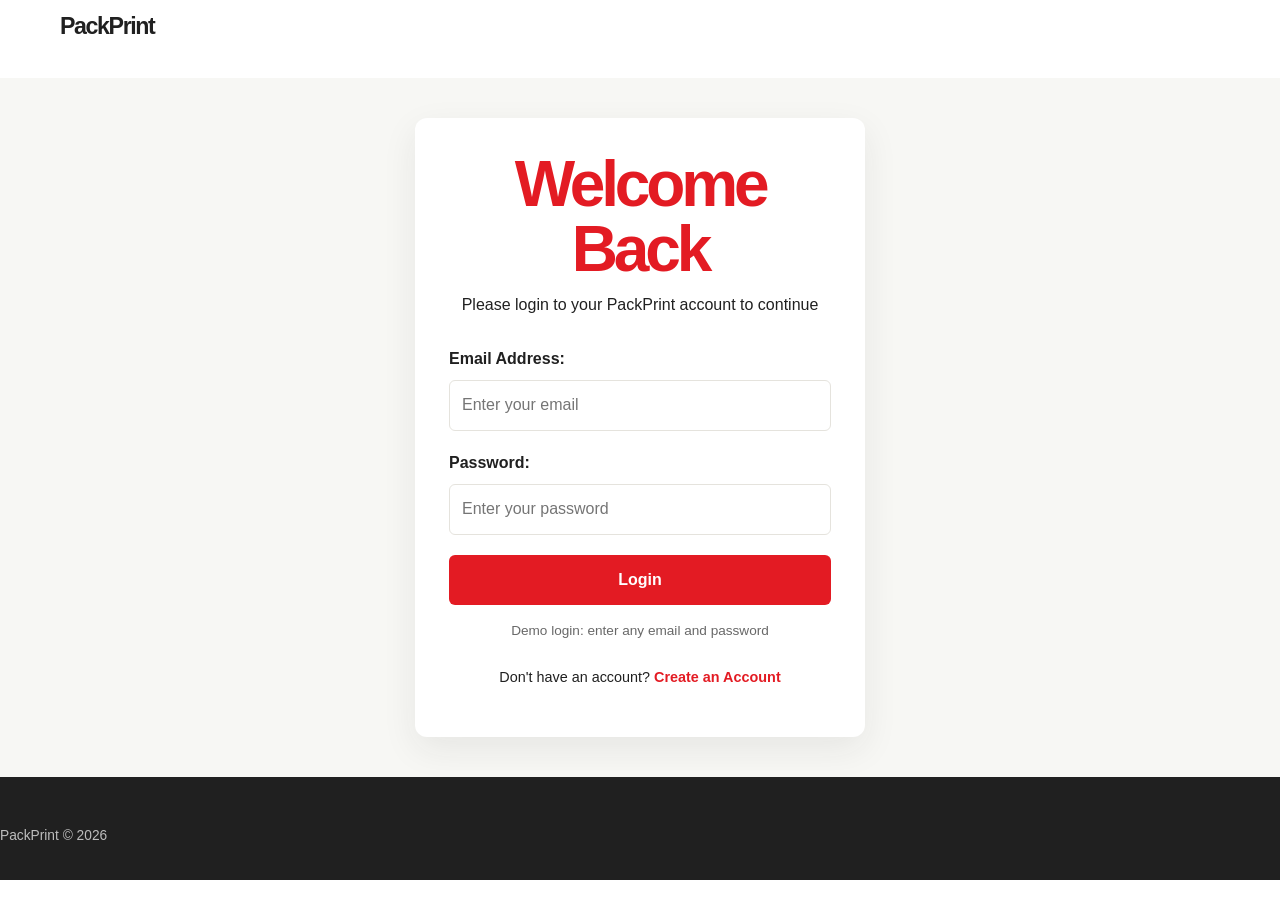
<file: index.html>
<!DOCTYPE html>
<html xmlns="http://www.w3.org/1999/xhtml" xml:lang="en" lang="en">
<head>
    <meta charset="UTF-8">
    <meta name="viewport" content="width=device-width, initial-scale=1.0">
    <title>PackPrint Login</title>
    <link rel="stylesheet" href="css/global.css" />
    <link rel="stylesheet" href="css/auth.css" />
</head>
<body>
    <header>
        <div class="container nav-wrap">
            <p class="brand">PackPrint</p>
        </div>
    </header>

    <main class="login-container">
        <div class="login-card">
            <div class="login-heading">
                <h1>Welcome Back</h1>
                <p>Please login to your PackPrint account to continue</p>
            </div>

            <form id="login-form" action="#" method="post" onsubmit="return login()">
                <label for="email">Email Address:</label>
                <input type="email" id="email" name="email" placeholder="Enter your email" required="required" />
                
                <label for="password">Password:</label>
                <input type="password" id="password" name="password" placeholder="Enter your password" required="required" />
                
                <button type="submit" class="login-button">Login</button>
                
                <p id="login-message">Demo login: enter any email and password</p>

                <p class="create-account">Don't have an account? <a href="createAcc.html">Create an Account</a></p>
            </form>
        </div>
    </main>

    <footer class="site-footer">
        <p>PackPrint © 2026</p>
    </footer>

    <script src="js/validation.js"></script>
    <script src="js/auth.js"></script>
</body>
</html>
</file>
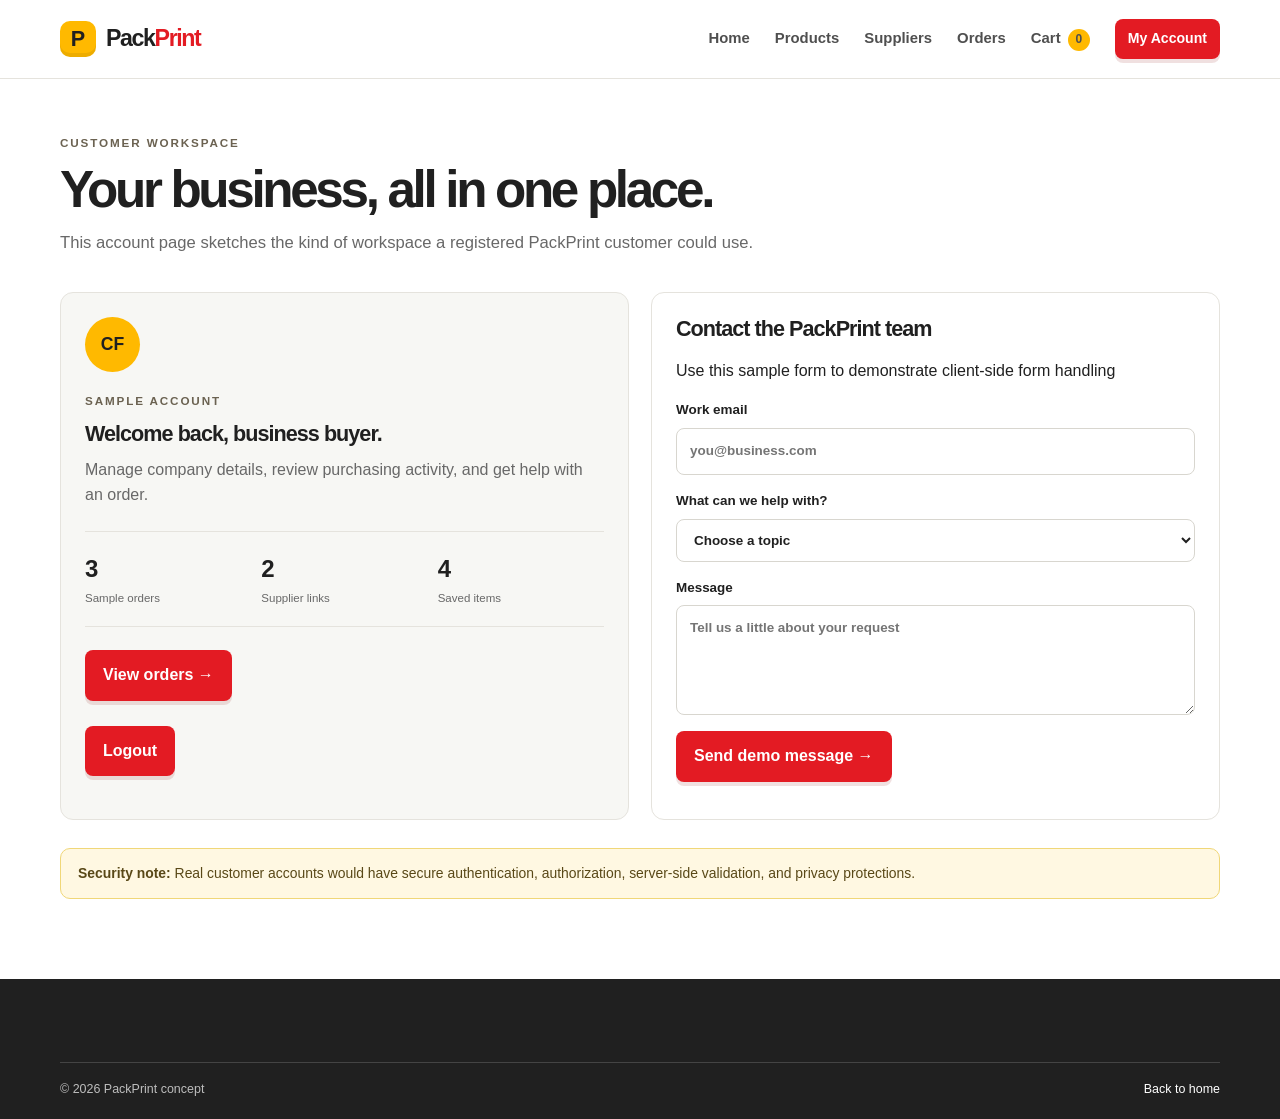
<file: account.html>
<!DOCTYPE html>
<html xmlns="http://www.w3.org/1999/xhtml" xml:lang="en" lang="en">
<head>
    <meta charset="UTF-8">
    <meta name="viewport" content="width=device-width, initial-scale=1.0">
    <title>Account - PackPrint</title>
    <link rel="stylesheet" href="css/global.css" />
    <link rel="stylesheet" href="css/styles.css" />
    <link rel="stylesheet" href="css/account.css" />
</head>
<body>
    <header class="site-header">
        <div class="container nav-wrap">
            <a class="brand" href="dashboard.html">
                <span class="brand-mark">P</span>
                <span>Pack<span class="brand-accent">Print</span></span>
            </a>
            <nav id="primary-nav" class="primary-nav">
                <a href="dashboard.html">Home</a>
                <a href="products.html">Products</a>
                <a href="suppliers.html">Suppliers</a>
                <a href="orders.html">Orders</a>
                <a class="nav-cart" href="cart.html">Cart <span id="cart-count" class="count">0</span></a>
                <a class="button button-small active-button" href="account.html">My Account</a>
            </nav>
        </div>
    </header>
    <main id="main" class="container page-main">
        <div class="page-intro">
            <p class="eyebrow">CUSTOMER WORKSPACE</p>
            <h1>Your business, all in one place.</h1>
            <p>This account page sketches the kind of workspace a registered PackPrint customer could use.</p>
        </div>
        <div class="account-grid">
            <section class="panel account-welcome">
                <div class="avatar">CF</div>
                <p class="eyebrow">SAMPLE ACCOUNT</p>
                <h2>Welcome back, business buyer.</h2>
                <p>Manage company details, review purchasing activity, and get help with an order.</p>
                <div class="account-stats">
                    <div>
                        <strong>3</strong>
                        <span>Sample orders</span>
                    </div>
                    <div>
                        <strong>2</strong>
                        <span>Supplier links</span>
                    </div>
                    <div>
                        <strong>4</strong>
                        <span>Saved items</span>
                    </div>
                </div>
                <a class="button" href="orders.html">View orders →</a>
                <br />
                <br />
                <a class="button" href="index.html" onclick="return logout();">Logout</a>
            </section>
            <section class="panel form-panel">
                <h2>Contact the PackPrint team</h2>
                <p>Use this sample form to demonstrate client-side form handling</p>
                <form id="contact-form" onsubmit="return sendMessage();">
                    <label>
                        Work email
                        <input id="email" name="email" type="email" required="required" placeholder="you@business.com" />
                    </label>
                    <label>
                        What can we help with?
                        <select name="topic" required="required">
                            <option value="">Choose a topic</option>
                            <option>Product question</option>
                            <option>Supplier integration</option>
                            <option>Order support</option>
                            <option>Account setup</option>
                        </select>
                    </label>
                    <label>
                        Message
                        <textarea name="message" rows="4" required="required" placeholder="Tell us a little about your request"></textarea>
                    </label>
                    <button class="button" type="submit">Send demo message →</button>
                    <p id="contact-message" class="form-message"></p>
                </form>
            </section>
        </div>
        <div class="notice">
            <strong>Security note:</strong> Real customer accounts would have secure authentication, authorization, server-side validation, and privacy protections.
        </div>
    </main>
    <footer class="site-footer">
        <div class="container footer-bottom">
            <span>© 2026 PackPrint concept</span>
            <a href="dashboard.html">Back to home</a>
        </div>
    </footer>

    <script src="js/global.js"></script>
    <script src="js/validation.js"></script>
    <script src="js/account.js"></script>
</body>
</html>
</file>
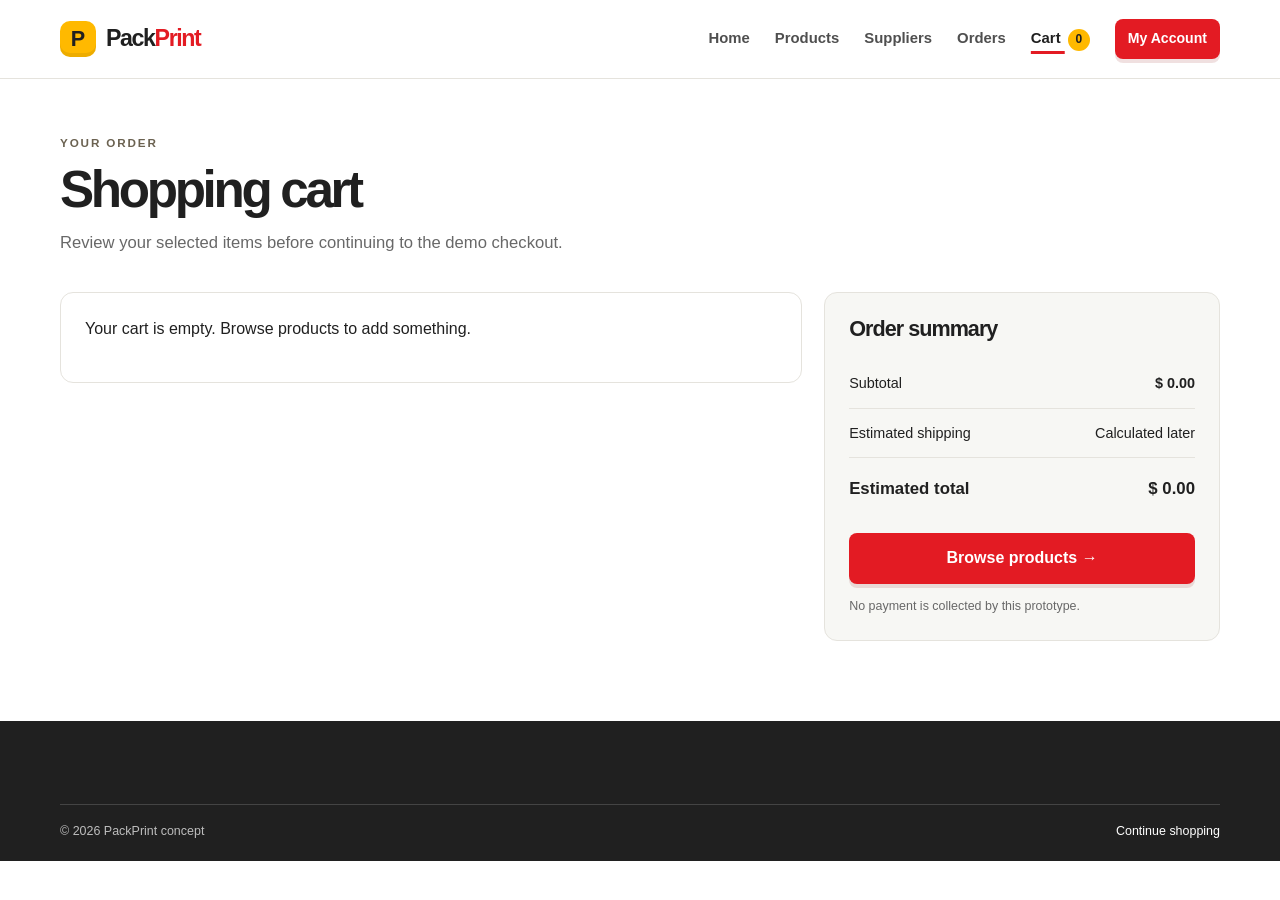
<file: cart.html>
<!DOCTYPE html>
<html xmlns="http://www.w3.org/1999/xhtml" xml:lang="en" lang="en">
<head>
    <meta charset="UTF-8" />
    <meta name="viewport" content="width=device-width, initial-scale=1.0" />
    <title>Your Cart - PackPrint</title>
    <link rel="stylesheet" href="css/global.css" />
    <link rel="stylesheet" href="css/styles.css" />
    <link rel="stylesheet" href="css/cart-checkout.css" />
</head>
<body>
    <header class="site-header">
        <div class="container nav-wrap">
            <a class="brand" href="dashboard.html">
                <span class="brand-mark">P</span>
                <span>Pack<span class="brand-accent">Print</span></span>
            </a>
            <nav id="primary-nav" class="primary-nav">
                <a href="dashboard.html">Home</a>
                <a href="products.html">Products</a>
                <a href="suppliers.html">Suppliers</a>
                <a href="orders.html">Orders</a>
                <a class="active nav-cart" href="cart.html">Cart <span id="cart-count" class="count">0</span></a>
                <a class="button button-small" href="account.html">My Account</a>
            </nav>
        </div>
    </header>
    <main id="main" class="container page-main">
        <div class="page-intro">
            <p class="eyebrow">YOUR ORDER</p>
            <h1>Shopping cart</h1>
            <p>Review your selected items before continuing to the demo checkout.</p>
        </div>
        <div class="cart-layout">
            <section class="panel">
                <div id="cart-items" class="cart-items">
                    <p>Your cart is empty. <a href="products.html">Browse products</a> to add something.</p>
                </div>
            </section>
            <aside class="panel summary-panel">
                <h2>Order summary</h2>
                <div class="summary-line">
                    <span>Subtotal</span>
                    <strong id="cart-subtotal">$0.00</strong>
                </div>
                <div class="summary-line">
                    <span>Estimated shipping</span>
                    <span>Calculated later</span>
                </div>
                <div class="summary-line summary-total">
                    <span>Estimated total</span>
                    <strong id="cart-total">$0.00</strong>
                </div>
                <a id="checkout-link" class="button button-full" href="checkout.html">Continue to checkout →</a>
                <p class="small-note">No payment is collected by this prototype.</p>
            </aside>
        </div>
    </main>
    <footer class="site-footer">
        <div class="container footer-bottom">
            <span>© 2026 PackPrint concept</span>
            <a href="products.html">Continue shopping</a>
        </div>
    </footer>
    <script src="js/global.js"></script>
    <script src="js/cart.js"></script>
</body>
</html>
</file>
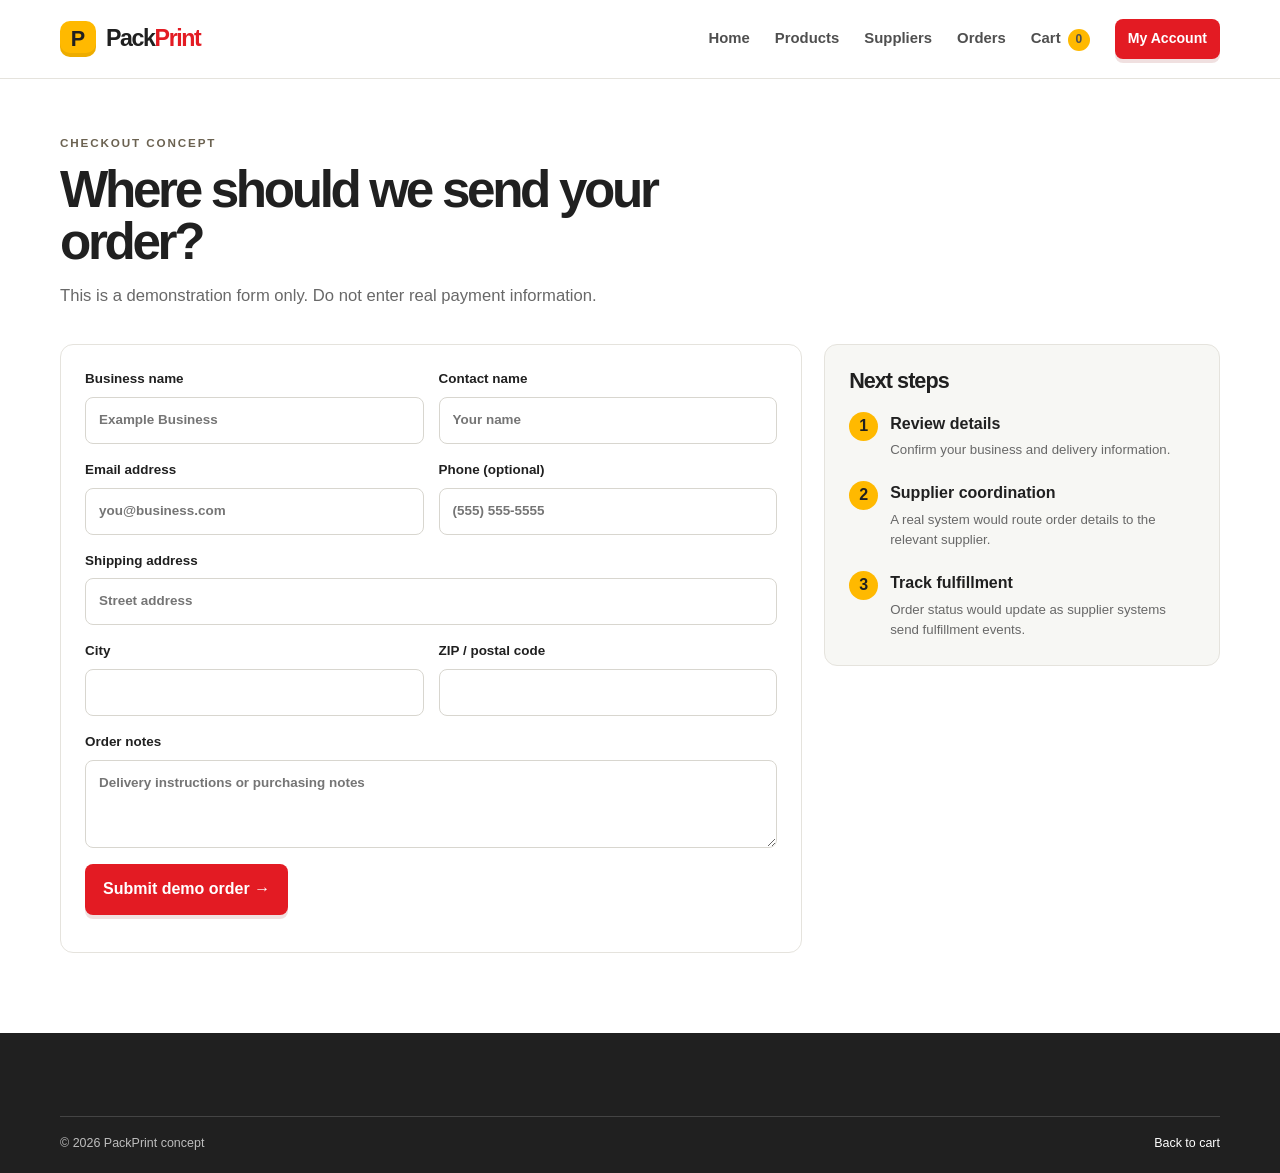
<file: checkout.html>
<!DOCTYPE html>
<html xmlns="http://www.w3.org/1999/xhtml" xml:lang="en" lang="en">
<head>
    <meta charset="UTF-8" />
    <meta name="viewport" content="width=device-width, initial-scale=1.0" />
    <title>Checkout - PackPrint</title>
    <link rel="stylesheet" href="css/global.css" />
    <link rel="stylesheet" href="css/styles.css" />
    <link rel="stylesheet" href="css/cart-checkout.css" />
</head>
<body>
    <header class="site-header">
        <div class="container nav-wrap">
            <a class="brand" href="dashboard.html">
                <span class="brand-mark">P</span>
                <span>Pack<span class="brand-accent">Print</span></span>
            </a>
            <nav id="primary-nav" class="primary-nav">
                <a href="index.html">Home</a>
                <a href="products.html">Products</a>
                <a href="suppliers.html">Suppliers</a>
                <a href="orders.html">Orders</a>
                <a class="nav-cart" href="cart.html">Cart <span id="cart-count" class="count">0</span></a>
                <a class="button button-small" href="account.html">My Account</a>
            </nav>
        </div>
    </header>
    <main id="main" class="container page-main">
        <div class="page-intro">
            <p class="eyebrow">CHECKOUT CONCEPT</p>
            <h1>Where should we send your order?</h1>
            <p>This is a demonstration form only. Do not enter real payment information.</p>
        </div>
        <div class="cart-layout">
            <form id="checkout-form" class="panel form-panel" onsubmit="return placeOrder();">
                <div class="form-grid">
                    <label>
                        Business name
                        <input name="business" required="required" placeholder="Example Business" />
                    </label>
                    <label>
                        Contact name
                        <input name="contact" required="required" placeholder="Your name" /> 
                    </label>
                    <label>
                        Email address
                        <input id="email" name="email" type="email" required="required" placeholder="you@business.com" />
                    </label>
                    <label>
                        Phone (optional)
                        <input name="phone" type="tel" placeholder="(555) 555-5555" />
                    </label>
                    <label class="full-field">
                        Shipping address
                        <input name="address" required="required" placeholder="Street address" />
                    </label>
                    <label>
                        City
                        <input name="city" required="required" />
                    </label>
                    <label>
                        ZIP / postal code
                        <input name="zip" required="required" />
                    </label>
                    <label class="full-field">
                        Order notes
                        <textarea name="notes" rows="3" placeholder="Delivery instructions or purchasing notes"></textarea>
                    </label>
                </div>
                <button class="button" type="submit">Submit demo order →</button>
                <p id="checkout-message" class="form-message"></p>
            </form>
            <aside class="panel summary-panel">
                <h2>Next steps</h2>
                <ol class="steps-list">
                    <li>
                        <span>1</span>
                        <div>
                            <strong>Review details</strong>
                            <p>Confirm your business and delivery information.</p>
                        </div>
                    </li>
                    <li>
                        <span>2</span>
                        <div>
                            <strong>Supplier coordination</strong>
                            <p>A real system would route order details to the relevant supplier.</p>
                        </div>
                    </li>
                    <li>
                        <span>3</span>
                        <div>
                            <strong>Track fulfillment</strong>
                            <p>Order status would update as supplier systems send fulfillment events.</p>
                        </div>
                    </li>
                </ol>
            </aside>
        </div>
    </main>
    <footer class="site-footer">
        <div class="container footer-bottom">
            <span>© 2026 PackPrint concept</span>
            <a href="cart.html">Back to cart</a>
        </div>
    </footer>
    <script src="js/global.js"></script>
    <script src="js/validation.js"></script>
    <script src="js/checkout.js"></script>
</body>
</html>
</file>
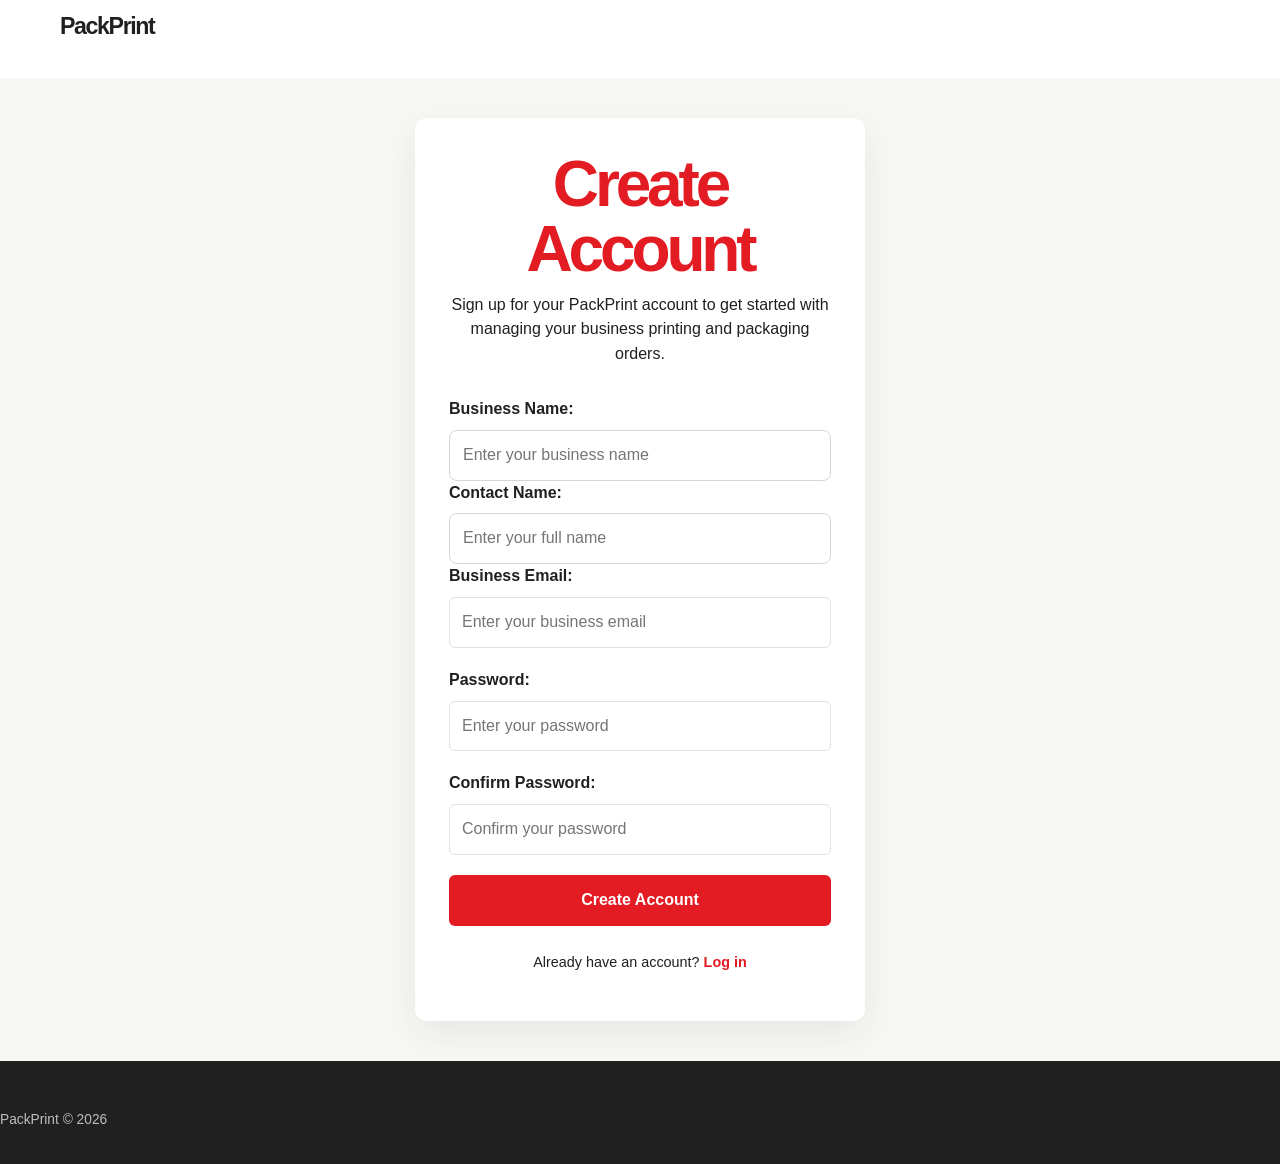
<file: createAcc.html>
<!DOCTYPE html>
<html xmlns="http://www.w3.org/1999/xhtml" xml:lang="en" lang="en">
<head>
    <meta charset="UTF-8" />
    <meta name="viewport" content="width=device-width, initial-scale=1.0" />
    <title>PackPrint - Create Account</title>
    <link rel="stylesheet" href="css/global.css" />
    <link rel="stylesheet" href="css/auth.css" />
</head>
<body>
    <header>
        <div class="container nav-wrap">
            <p class="brand">PackPrint</p>
        </div>
    </header>

    <main class="login-container">
        <div class="login-card">
            <div class="login-heading">
                <h1>Create Account</h1>
                <p>Sign up for your PackPrint account to get started with managing your business printing and packaging orders.</p>
            </div>

            <form id="account-form" action="#" method="post" onsubmit="return createAccount();">
                <label for="buisness-name">Business Name:</label>
                <input type="text" id="buisness-name" name="buisnessName" placeholder="Enter your business name" required="required" />

                <label for="contact-name">Contact Name:</label>
                <input type="text" id="contact-name" name="contactName" placeholder="Enter your full name" required="required" />

                <label for="email">Business Email:</label>
                <input type="email" id="email" name="email" placeholder="Enter your business email" required="required" />
                
                <label for="password">Password:</label>
                <input type="password" id="password" name="password" placeholder="Enter your password" minlength="8" required="required" />
                
                <label for="confirm-password">Confirm Password:</label>
                <input type="password" id="confirm-password" name="confirmPassword" placeholder="Confirm your password" minlength="8" required="required" />

                <button type="submit" class="login-button">Create Account</button>

                <p class="create-account">Already have an account? <a href="index.html">Log in</a></p>
            </form>
        </div>
    </main>

    <footer class="site-footer">
        <p>PackPrint © 2026</p>
    </footer>

    <script src="js/validation.js"></script>
    <script src="js/auth.js"></script>
</body>
</html>
</file>
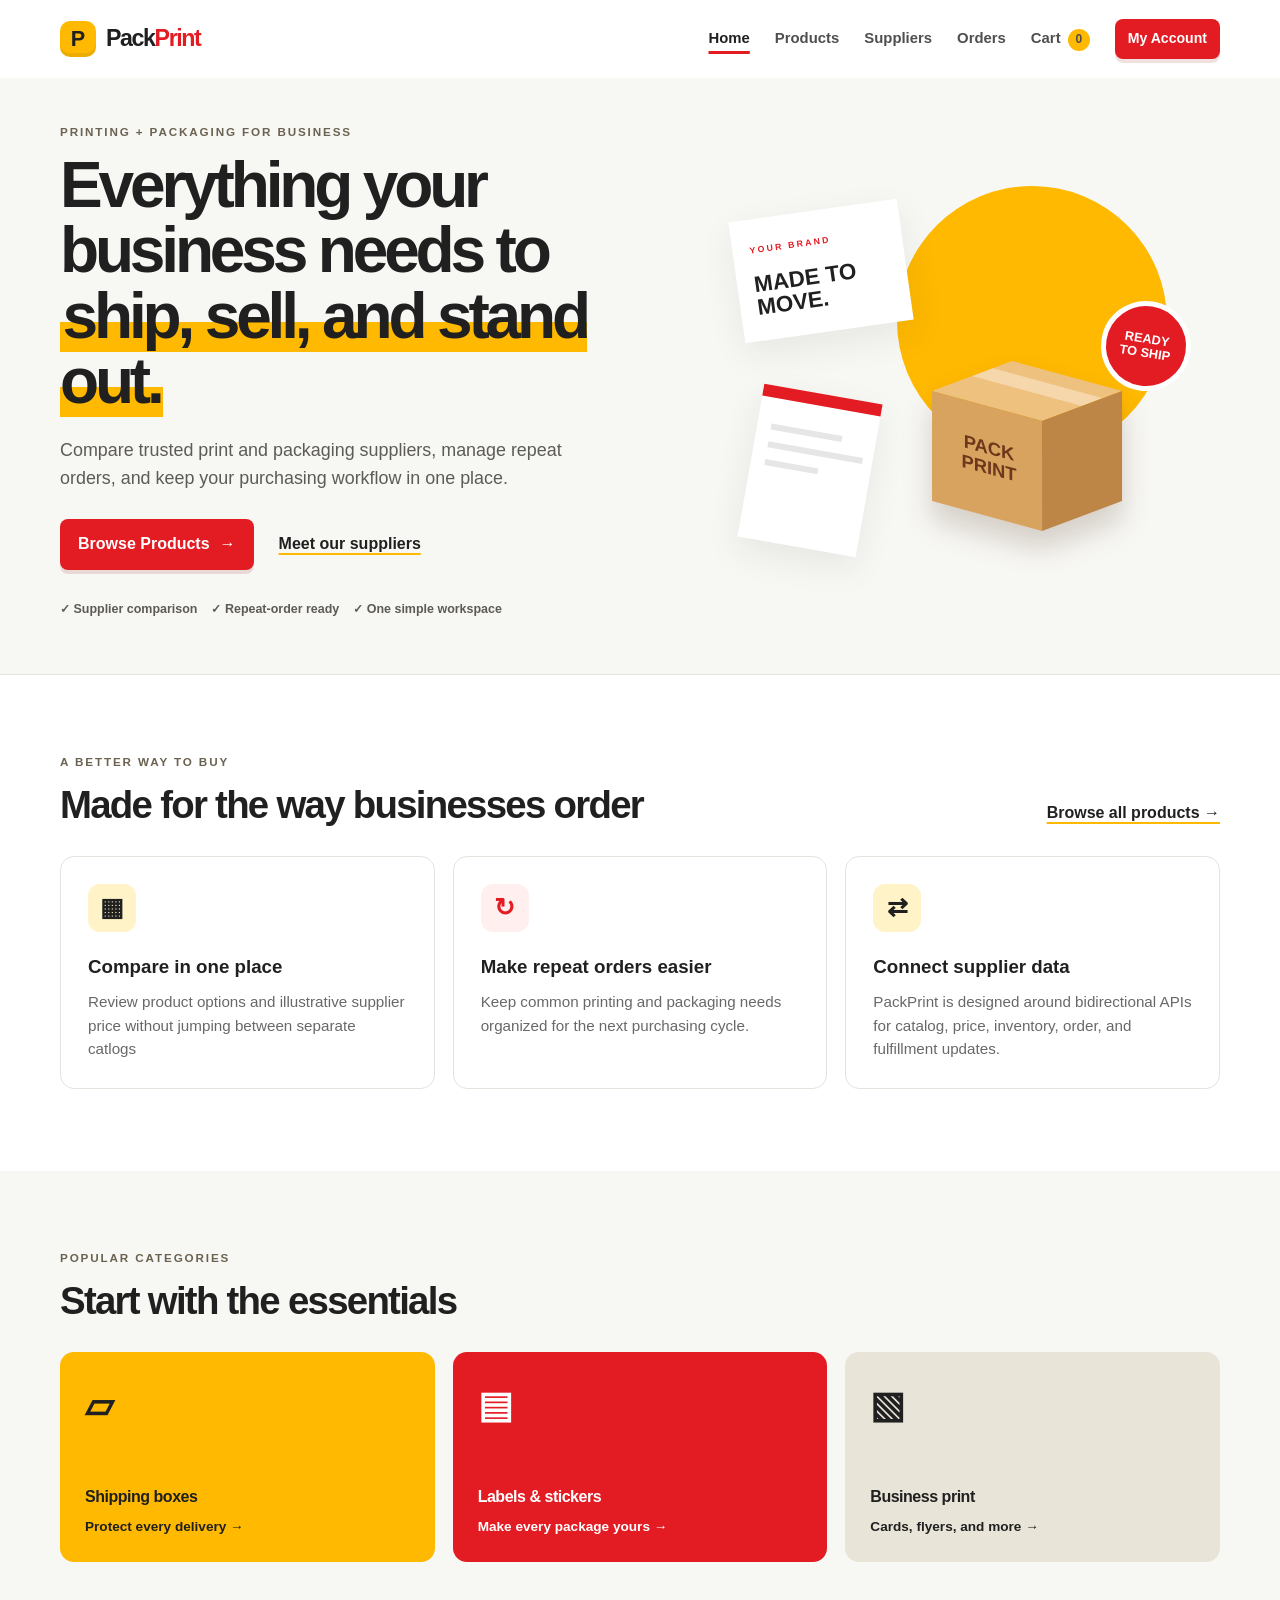
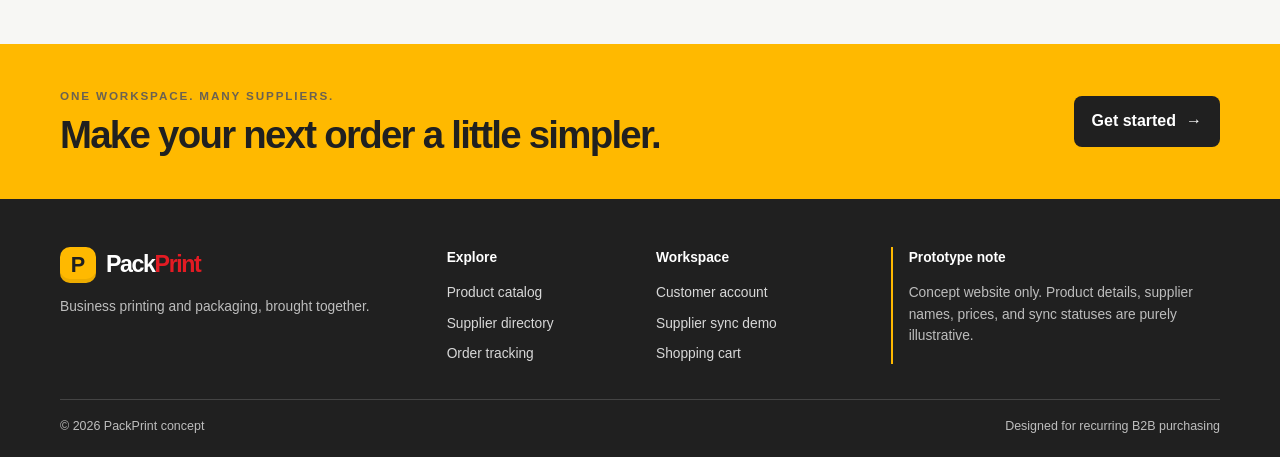
<file: dashboard.html>
<!DOCTYPE html>
<html xmlns="http://www.w3.org/1999/xhtml" xml:lang="en" lang="en">
<head>
    <meta charset="UTF-8" />
    <meta name="viewport" content="width=device-width, initial-scale=1.0" />
    <title>PackPrint - Dashboard</title>
    <link rel="stylesheet" href="css/global.css" />
    <link rel="stylesheet" href="css/styles.css" />
    <link rel="stylesheet" href="css/art.css" />
</head>
<body>
    <header>
        <div class="container nav-wrap">
            <a class="brand" href="dashboard.html">
                <span class="brand-mark">P</span>
                <span>Pack<span class="brand-accent">Print</span></span>
            </a>
            <nav id="primary-nav" class="primary-nav">
                <a class="active" href="dashboard.html">Home</a>
                <a href="products.html">Products</a>
                <a href="suppliers.html">Suppliers</a>
                <a href="orders.html">Orders</a>
                <a class="nav-cart" href="cart.html">Cart <span id="cart-count" class="count">0</span></a>
                <a class="button button-small" href="account.html">My Account</a>
            </nav>
        </div>
    </header>
    <main id="main">
        <section class="hero">
            <div class="container hero-grid">
                <div class="hero-copy">
                    <p class="eyebrow">PRINTING + PACKAGING FOR BUSINESS</p>
                    <h1>Everything your business needs to <span class="highlight">ship, sell, and stand out.</span></h1>
                    <p class="hero-lead">Compare trusted print and packaging suppliers, manage repeat orders, and keep your purchasing workflow in one place.</p>
                    <div class="hero-actions">
                        <a class="button" href="products.html">Browse Products <span>→</span></a>
                        <a class="text-link" href="suppliers.html">Meet our suppliers</a>
                    </div>
                    <div class="trust-row">
                        <span>✓ Supplier comparison</span>
                        <span>✓ Repeat-order ready</span>
                        <span>✓ One simple workspace</span>
                    </div>
                </div>
                <div class="hero-art" role="img">
                    <div class="art-sun"></div>
                    <div class="art-card">
                        <span class="art-label">YOUR BRAND</span><strong>MADE TO<br />MOVE.</strong>
                    </div>
                    <div class="art-box">
                        <div class="box-top"></div>
                        <div class="box-front"></div>
                        <div class="box-side"></div>
                        <div class="box-label"><span>PACK<br />PRINT</span></div>
                    </div>
                    <div class="art-paper"></div>
                    <div class="art-sticker">READY<br />TO SHIP</div>
                </div>
            </div>
        </section>
        <section class="section container">
            <div class="section-heading">
                <div>
                    <p class="eyebrow">A BETTER WAY TO BUY</p>
                    <h2>Made for the way businesses order</h2>
                </div>
                <a class="text-link" href="products.html">Browse all products →</a>
            </div>
            <div class="feature-grid">
                <article class="feature-card">
                    <div class="feature-icon">▦</div>
                    <h3>Compare in one place</h3>
                    <p>Review product options and illustrative supplier price without jumping between separate catlogs</p>
                </article>
                <article class="feature-card">
                    <div class="feature-icon">↻</div>
                    <h3>Make repeat orders easier</h3>
                    <p>Keep common printing and packaging needs organized for the next purchasing cycle.</p>
                </article>
                <article class="feature-card">
                    <div class="feature-icon">⇄</div>
                    <h3>Connect supplier data</h3>
                    <p>PackPrint is designed around bidirectional APIs for catalog, price, inventory, order, and fulfillment updates.</p>
                </article>
            </div>
        </section>
        <section class="section section-soft">
            <div class="container">
                <div class="section-heading">
                    <div>
                        <p class="eyebrow">POPULAR CATEGORIES</p>
                        <h2>Start with the essentials</h2>
                    </div>
                </div>
                <div class="category-grid">
                    <a class="category-card category-yellow" href="products.html#shipping">
                        <span class="category-symbol">▱</span>
                        <strong>Shipping boxes</strong>
                        <span>Protect every delivery →</span>
                    </a>
                    <a class="category-card category-red" href="products.html#labels">
                        <span class="category-symbol">▤</span>
                        <strong>Labels &amp; stickers</strong>
                        <span>Make every package yours →</span>
                    </a>
                    <a class="category-card category-cream" href="products.html#print">
                        <span class="category-symbol">▧</span>
                        <strong>Business print</strong>
                        <span>Cards, flyers, and more →</span>
                    </a>
                </div>
            </div>
        </section>
        <section class="cta-band">
            <div class="container cta-inner">
                <div>
                    <p class="eyebrow">ONE WORKSPACE. MANY SUPPLIERS.</p>
                    <h2>Make your next order a little simpler.</h2>
                </div>
                <a class="button button-dark" href="account.html">Get started <span>→</span></a>
            </div>
        </section>
    </main>
    <footer class="site-footer">
        <div class="container footer-grid">
            <div>
                <a class="brand brand-footer" href="dashboard.html">
                    <span class="brand-mark">P</span><span>Pack<span class="brand-accent">Print</span></span>
                </a>
                <p>Business printing and packaging, brought together.</p>
            </div>
            <div>
                <strong>Explore</strong>
                <a href="products.html">Product catalog</a>
                <a href="suppliers.html">Supplier directory</a>
                <a href="orders.html">Order tracking</a>
            </div>
            <div>
                <strong>Workspace</strong>
                <a href="account.html">Customer account</a>
                <a href="sync.html">Supplier sync demo</a>
                <a href="cart.html">Shopping cart</a>
            </div>
            <div class="footer-note">
                <strong>Prototype note</strong>
                <p>Concept website only. Product details, supplier names, prices, and sync statuses are purely illustrative.</p>
            </div>
        </div>
        <div class="container footer-bottom">
            <span>© 2026 PackPrint concept</span>
            <span>Designed for recurring B2B purchasing</span>
        </div>
    </footer>
    <script src="js/global.js"></script>
</body>
</html>
</file>
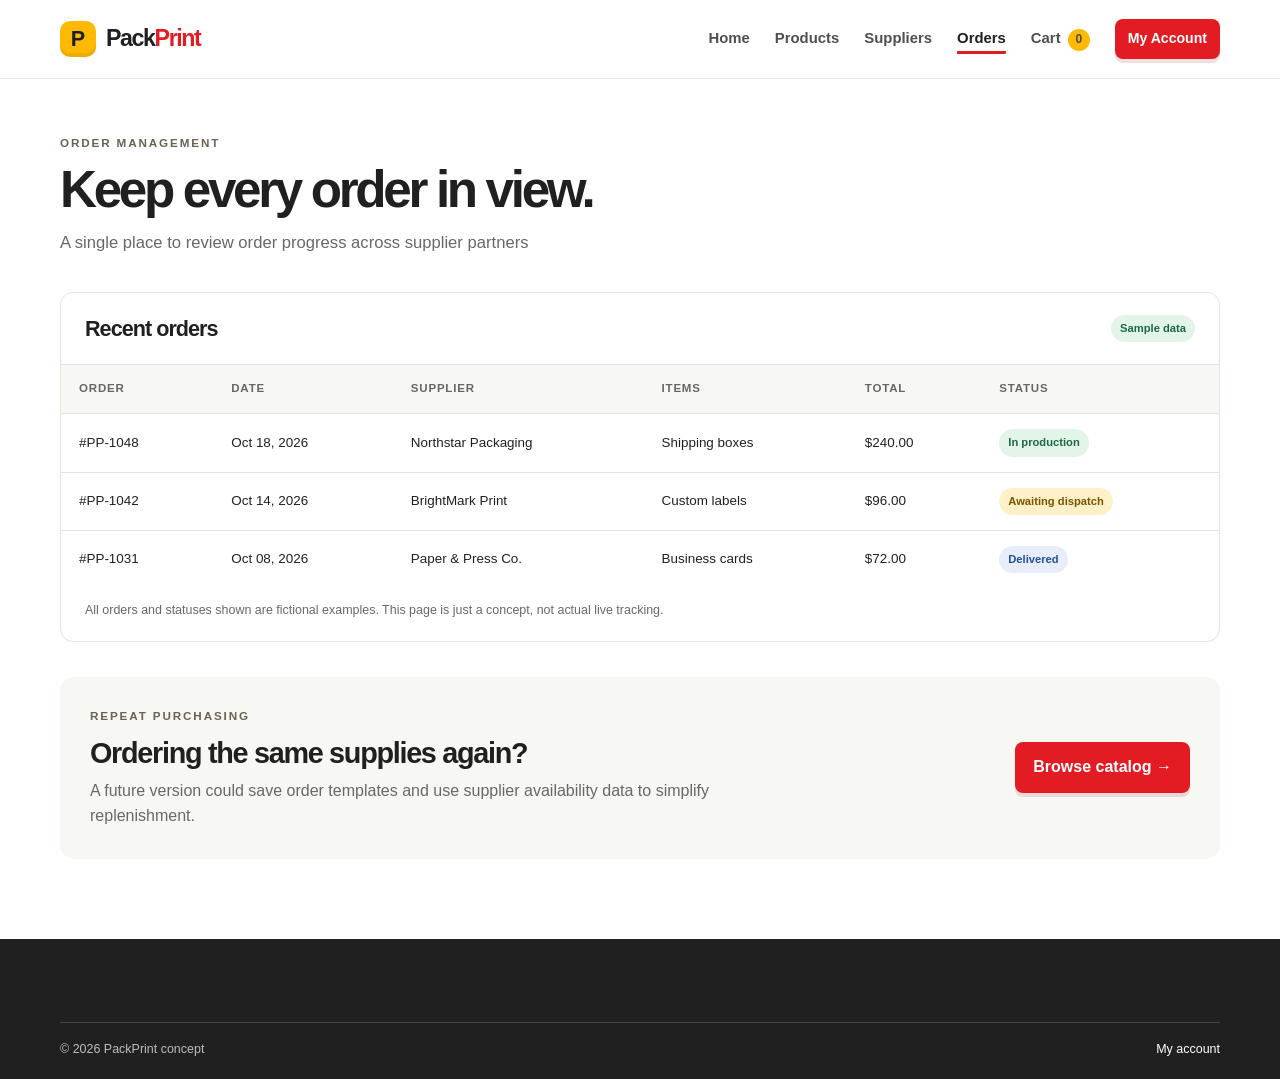
<file: orders.html>
<!DOCTYPE html>
<html xmlns="http://www.w3.org/1999/xhtml" xml:lang="en" lang="en">
<head>
    <meta charset="UTF-8" />
    <meta name="viewport" content="width=device-width, initial-scale=1.0" />
    <title>Orders - PackPrint</title>
    <link rel="stylesheet" href="css/global.css" />
    <link rel="stylesheet" href="css/styles.css" />
</head>
<body>
    <header class="site-header">
        <div class="container nav-wrap">
            <a class="brand" href="dashboard.html">
                <span class="brand-mark">P</span>
                <span>Pack<span class="brand-accent">Print</span></span>
            </a>
            <nav id="primary-nav" class="primary-nav">
                <a href="dashboard.html">Home</a>
                <a href="products.html">Products</a>
                <a href="suppliers.html">Suppliers</a>
                <a class="active" href="orders.html">Orders</a>
                <a class="nav-cart" href="cart.html">Cart <span id="cart-count" class="count">0</span></a>
                <a class="button button-small" href="account.html">My Account</a>
            </nav>
        </div>
    </header>
    <main id="main" class="container page-main">
        <div class="page-intro">
            <p class="eyebrow">ORDER MANAGEMENT</p>
            <h1>Keep every order in view.</h1>
            <p>A single place to review order progress across supplier partners</p>
        </div>
        <div class="panel table-panel">
            <div class="table-heading">
                <h2>Recent orders</h2>
                <span class="status status-live">Sample data</span>
            </div>
            <div class="table-scroll">
                <table>
                    <thead>
                        <tr>
                            <th>Order</th>
                            <th>Date</th>
                            <th>Supplier</th>
                            <th>Items</th>
                            <th>Total</th>
                            <th>Status</th>
                        </tr>
                    </thead>
                    <tbody>
                        <tr>
                            <td>#PP-1048</td>
                            <td>Oct 18, 2026</td>
                            <td>Northstar Packaging</td>
                            <td>Shipping boxes</td>
                            <td>$240.00</td>
                            <td>
                                <span class="status status-live">In production</span>
                            </td>
                        </tr>
                        <tr>
                            <td>#PP-1042</td>
                            <td>Oct 14, 2026</td>
                            <td>BrightMark Print</td>
                            <td>Custom labels</td>
                            <td>$96.00</td>
                            <td>
                                <span class="status status-pending">Awaiting dispatch</span>
                            </td>
                        </tr>
                        <tr>
                            <td>#PP-1031</td>
                            <td>Oct 08, 2026</td>
                            <td>Paper &amp; Press Co.</td>
                            <td>Business cards</td>
                            <td>$72.00</td>
                            <td>
                                <span class="status status-complete">Delivered</span>
                            </td>
                        </tr>
                    </tbody>
                </table>
            </div>
            <p class="small-note">All orders and statuses shown are fictional examples. This page is just a concept, not actual live tracking.</p>
        </div>
        <section class="integration-panel">
            <div>
                <p class="eyebrow">REPEAT PURCHASING</p>
                <h2>Ordering the same supplies again?</h2>
                <p>A future version could save order templates and use supplier availability data to simplify replenishment.</p>
            </div>
            <a class="button" href="products.html">Browse catalog →</a>
        </section>
    </main>
    <footer class="site-footer">
        <div class="container footer-bottom">
            <span>© 2026 PackPrint concept</span>
            <a href="account.html">My account</a>
        </div>
    </footer>
    <script src="js/global.js"></script>
</body>
</html>
</file>
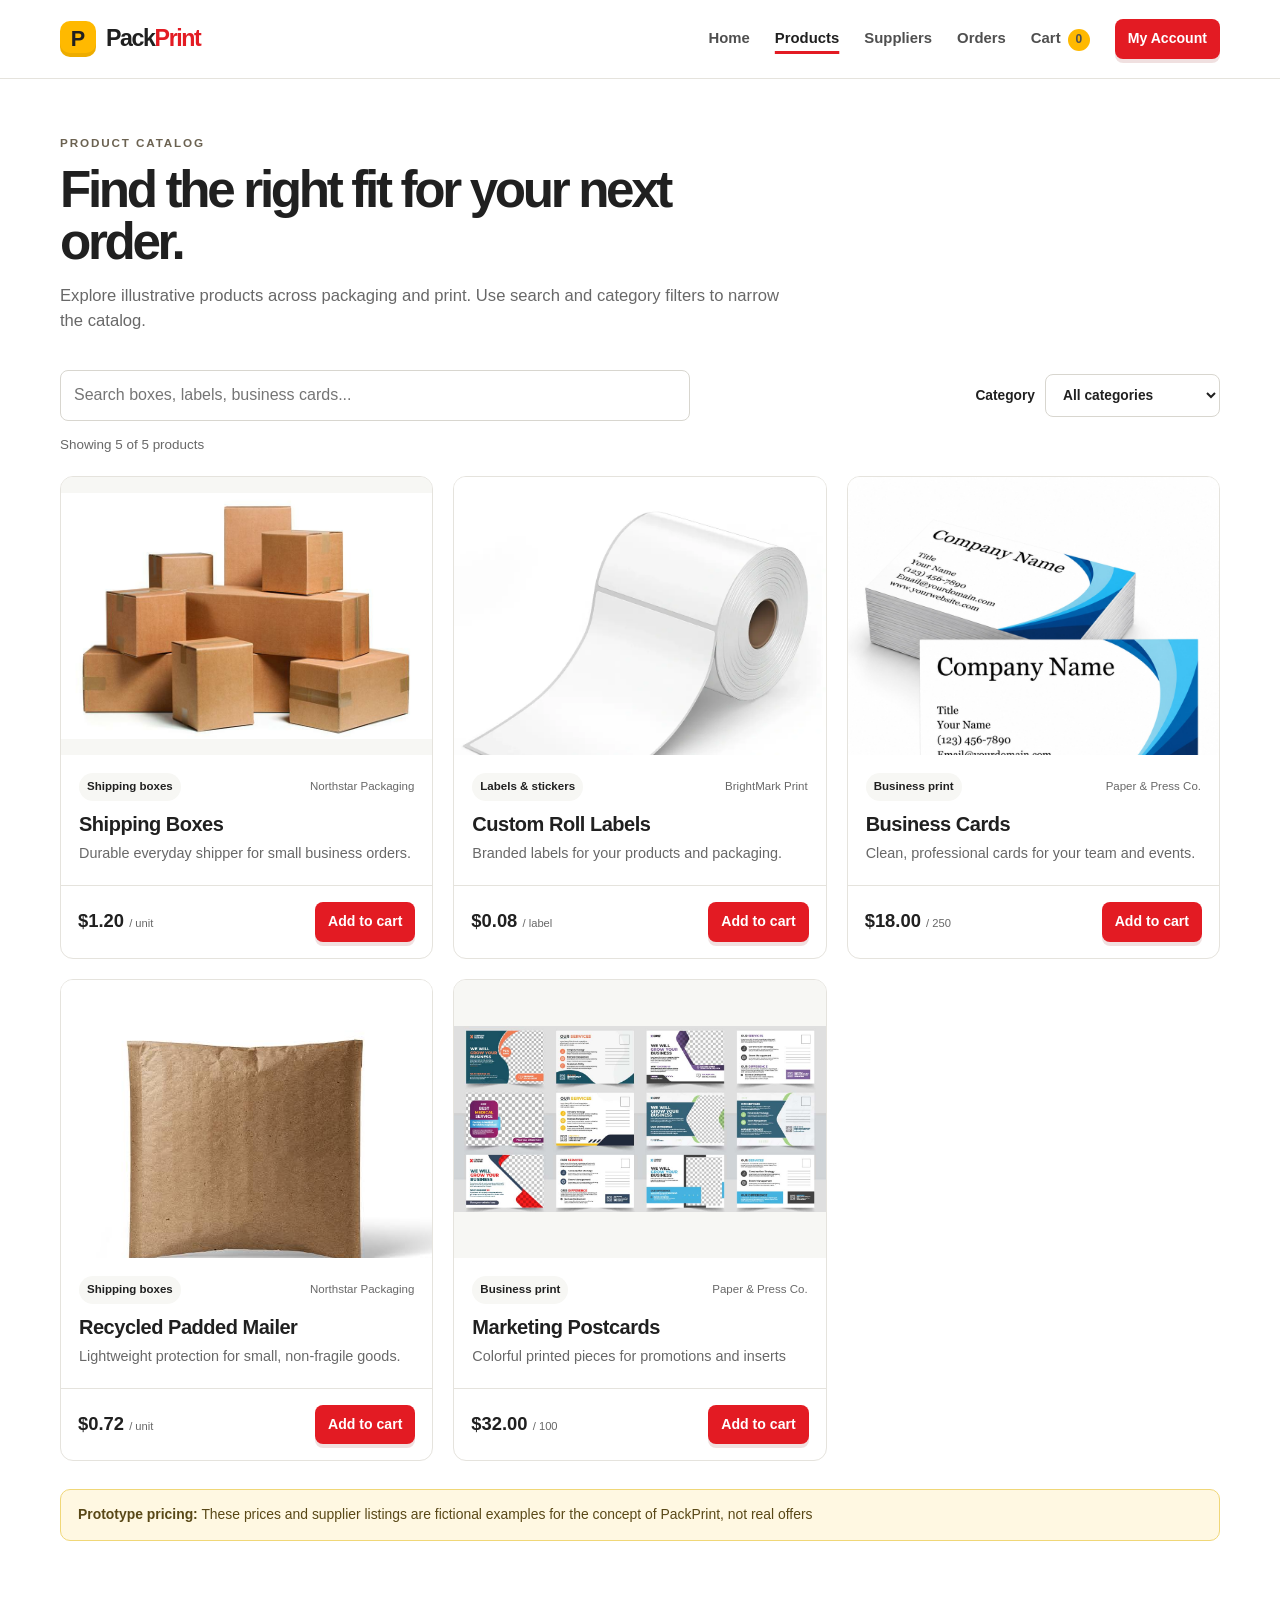
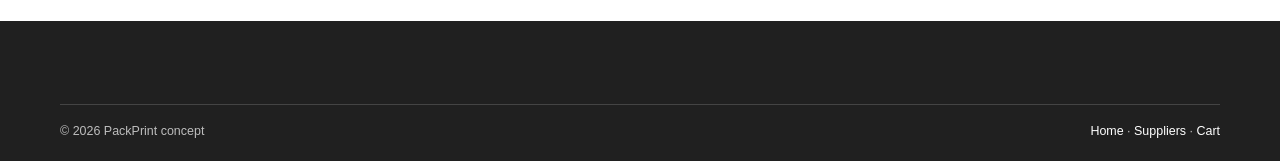
<file: products.html>
<!DOCTYPE html>
<html xmlns="http://www.w3.org/1999/xhtml" xml:lang="en" lang="en">
<head>
    <meta charset="UTF-8" />
    <meta name="viewport" content="width=device-width, initial-scale=1.0" />
    <title>Products - PackPrint</title>
    <link rel="stylesheet" href="css/global.css" />
    <link rel="stylesheet" href="css/styles.css" />
    <link rel="stylesheet" href="css/products.css" />
</head>
<body>
    <header class="site-header">
        <div class="container nav-wrap">
            <a class="brand" href="index.html">
                <span class="brand-mark">P</span>
                <span>Pack<span class="brand-accent">Print</span></span>
            </a>
            <nav id="primary-nav" class="primary-nav">
                <a href="dashboard.html">Home</a>
                <a class="active" href="products.html">Products</a>
                <a href="suppliers.html">Suppliers</a>
                <a href="orders.html">Orders</a>
                <a class="nav-cart" href="cart.html">Cart <span id="cart-count" class="count">0</span></a>
                <a class="button button-small" href="account.html">My Account</a>
            </nav>
        </div>
    </header>
    <main id="main" class="container page-main">
        <div class="page-intro">
            <p class="eyebrow">PRODUCT CATALOG</p>
            <h1>Find the right fit for your next order.</h1>
            <p>Explore illustrative products across packaging and print. Use search and category filters to narrow the catalog.</p>
        </div>
        <div class="catalog-toolbar">
            <label class="search-box">
                <span class="visually-hidden">Search products</span>
                <input id="product-search" type="search" placeholder="Search boxes, labels, business cards..." oninput="filterProducts()" /> 
            </label>
            <label class="filter-label">
                Category
                <select id="category-filter" onchange="filterProducts()">
                    <option value="">All categories</option>
                    <option value="shipping">Shipping boxes</option>
                    <option value="labels">Labels &amp; stickers</option>
                    <option value="print">Business print</option>
                </select>
            </label>
        </div>
        <p id="results-message" class="results-message">Showing all products</p>
        <div id="product-grid" class="product-grid">
            <article class="product-card" data-category="shipping" data-name="shipping box">
                <div class="product-art">
                    <img src="images/cardboard-boxes.jpg"
                         alt="Cardboard shipping boxes stacked on top of each other" />
                </div>
                <div class="product-meta">
                    <span class="pill">Shipping boxes</span>
                    <span class="supplier-label">Northstar Packaging</span>
                </div>
                <h2>Shipping Boxes</h2>
                <p>Durable everyday shipper for small business orders.</p>
                <div class="product-bottom">
                    <strong>$1.20 <small>/ unit</small></strong>
                    <button class="button button-small" data-id="box" data-name="Shipping Box" data-price="1.20" type="button" onclick="addToCart(this)">Add to cart</button>
                </div>
            </article>
            <article class="product-card" data-category="labels" data-name="custom roll labels">
                <div class="product-art">
                    <img src="images/roll-labels.jpg"
                         alt="Roll of labels, blank" />   
                </div>
                <div class="product-meta">
                    <span class="pill">Labels &amp; stickers</span>
                    <span class="supplier-label">BrightMark Print</span>
                </div>
                <h2>Custom Roll Labels</h2>
                <p>Branded labels for your products and packaging.</p>
                <div class="product-bottom">
                    <strong>$0.08 <small>/ label</small></strong>
                    <button class="button button-small" data-id="labels" data-name="Custom Roll Labels" data-price="0.08" type="button" onclick="addToCart(this)">Add to cart</button>
                </div>
            </article>
            <article class="product-card" data-category="print" data-name="business cards">
                <div class="product-art">
                    <img src="images/business-cards.jpg" alt="Stack of business cards" />
                </div>
                <div class="product-meta">
                    <span class="pill">Business print</span>
                    <span class="supplier-label">Paper &amp; Press Co.</span>
                </div>
                <h2>Business Cards</h2>
                <p>Clean, professional cards for your team and events.</p>
                <div class="product-bottom">
                    <strong>$18.00 <small>/ 250</small></strong>
                    <button class="button button-small" data-id="cards" data-name="Business Cards" data-price="18.00" type="button" onclick="addToCart(this)">Add to cart</button>
                </div>
            </article>
            <article class="product-card" data-category="shipping" data-name="recycled padded mailer">
                <div class="product-art">
                    <img src="images/padded-mailer.jpg" alt="Image of a plain padded mailer" />
                </div>
                <div class="product-meta">
                    <span class="pill">Shipping boxes</span>
                    <span class="supplier-label">Northstar Packaging</span>
                </div>
                <h2>Recycled Padded Mailer</h2>
                <p>Lightweight protection for small, non-fragile goods.</p>
                <div class="product-bottom">
                    <strong>$0.72 <small>/ unit</small></strong>
                    <button class="button button-small" data-id="mailer" data-name="Recycled Padded Mailer" data-price="0.72" type="button" onclick="addToCart(this)">Add to cart</button>
                </div>
            </article>
            <article class="product-card" data-category="print" data-name="marketing-postcards">
                <div class="product-art">
                    <img src="images/marketing-postcards.jpg"
                         alt="Image of different, unique marketing postcards" />
                </div>
                <div class="product-meta">
                    <span class="pill">Business print</span>
                    <span class="supplier-label">Paper &amp; Press Co.</span>
                </div>
                <h2>Marketing Postcards</h2>
                <p>Colorful printed pieces for promotions and inserts</p>
                <div class="product-bottom">
                    <strong>$32.00 <small>/ 100</small></strong>
                    <button class="button button-small" data-id="postcards" data-name="Marketing postcards" data-price="32.00" type="button" onclick="addToCart(this)">Add to cart</button>
                </div>
            </article>
        </div>
        <div class="notice">
            <strong>Prototype pricing:</strong> These prices and supplier listings are fictional examples for the concept of PackPrint, not real offers
        </div> 
    </main>
    <footer class="site-footer">
        <div class="container footer-bottom">
            <span>© 2026 PackPrint concept</span>
            <span>
                <a href="dashboard.html">Home</a>
                ·
                <a href="suppliers.html">
                    Suppliers
                </a>
                ·
                <a href="cart.html">Cart</a>
            </span>
        </div>
    </footer>
    <script src="js/global.js"></script>
    <script src="js/products.js"></script>
</body>
</html>
</file>
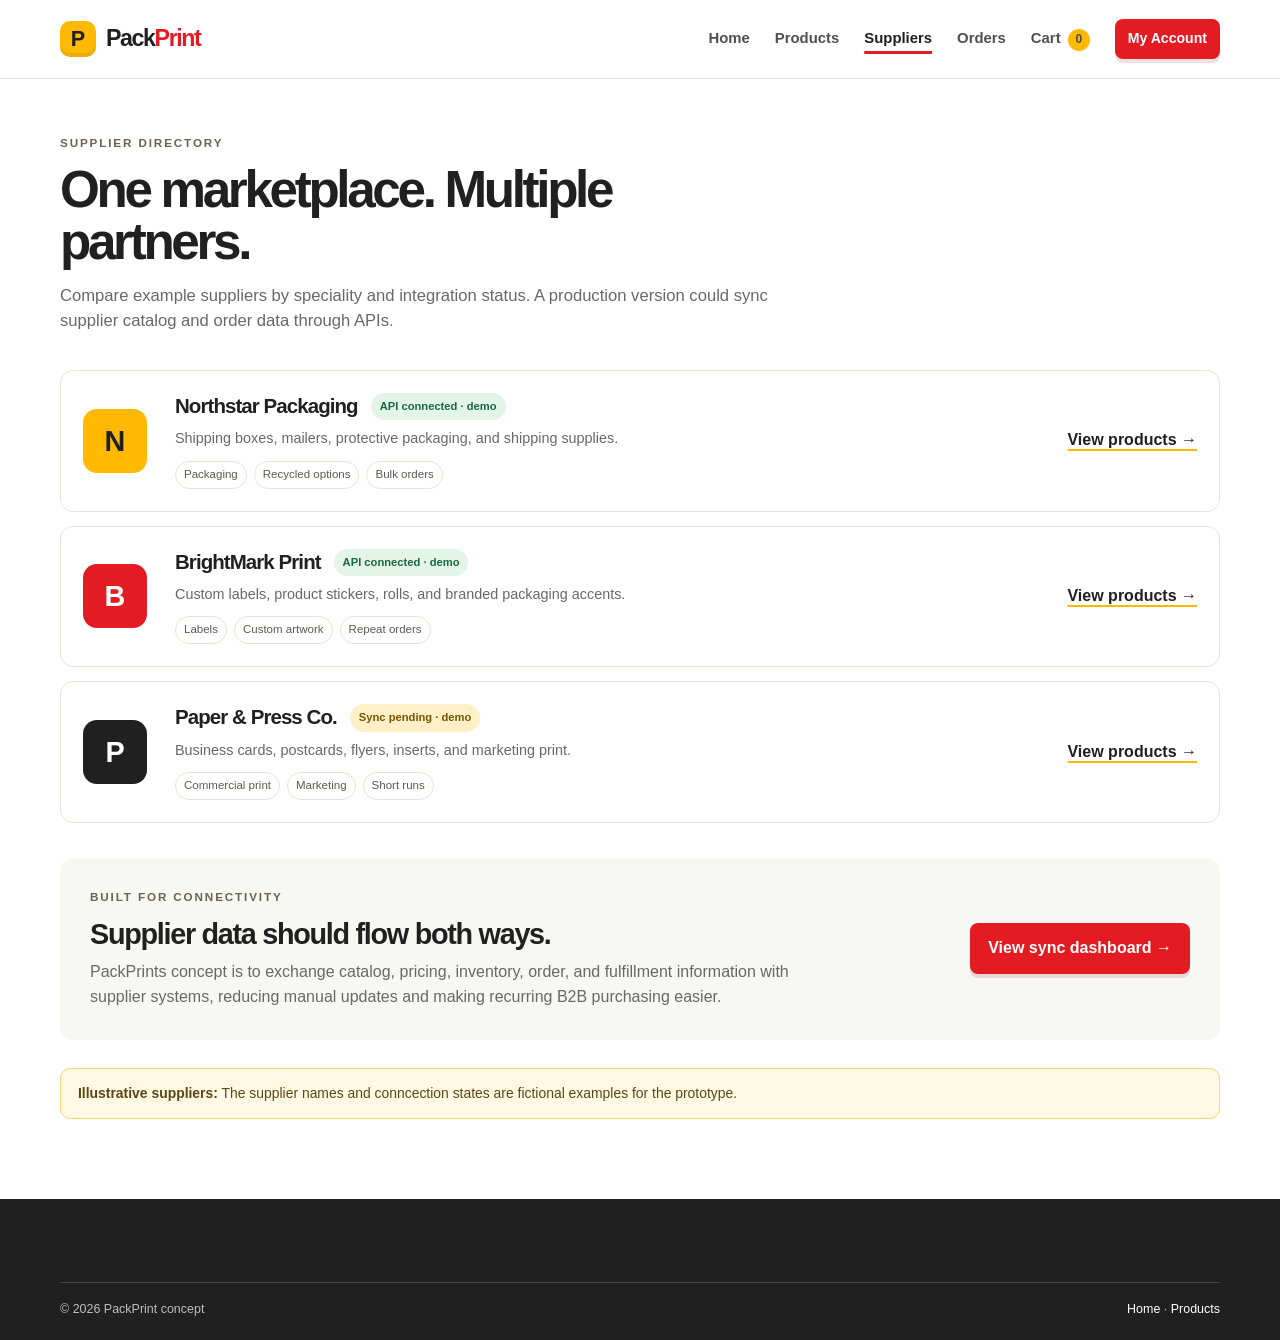
<file: suppliers.html>
<!DOCTYPE html>
<html xmlns="http://www.w3.org/1999/xhtml" xml:lang="en" lang="en">
<head>
    <meta charset="UTF-8" />
    <meta name="viewport" content="width=device-width, initial-scale=1.0" />
    <title>Suppliers - PackPrint</title>
    <link rel="stylesheet" href="css/global.css" />
    <link rel="stylesheet" href="css/styles.css" />
    <link rel="stylesheet" href="css/supplier.css" />
</head>
<body>
    <header class="site-header">
        <div class="container nav-wrap">
            <a class="brand" href="dashboard.html">
                <span class="brand-mark">P</span>
                <span>Pack<span class="brand-accent">Print</span></span>
            </a>
            <nav id="primary-nav" class="primary-nav">
                <a href="dashboard.html">Home</a>
                <a href="products.html">Products</a>
                <a class="active" href="suppliers.html">Suppliers</a>
                <a href="orders.html">Orders</a>
                <a class="nav-cart" href="cart.html">Cart <span id="cart-count" class="count">0</span></a>
                <a class="button button-small" href="account.html">My Account</a>
            </nav>
        </div>
    </header>
    <main id="main" class="container page-main">
        <div class="page-intro">
            <p class="eyebrow">SUPPLIER DIRECTORY</p>
            <h1>One marketplace. Multiple partners.</h1>
            <p>Compare example suppliers by speciality and integration status. A production version could sync supplier catalog and order data through APIs.</p>
        </div>
        <div class="supplier-list">
            <article class="supplier-card">
                <div class="supplier-monogram monogram-yellow">N</div>
                <div class="supplier-info">
                    <div class="supplier-title-row">
                        <h2>Northstar Packaging</h2>
                        <span class="status status-live">API connected · demo</span>
                    </div>
                    <p>Shipping boxes, mailers, protective packaging, and shipping supplies.</p>
                    <div class="tag-row">
                        <span>Packaging</span>
                        <span>Recycled options</span>
                        <span>Bulk orders</span>
                    </div>
                </div>
                <a class="text-link" href="products.html#shipping">View products →</a>
            </article>
            <article class="supplier-card">
                <div class="supplier-monogram monogram-red">B</div>
                <div class="supplier-info">
                    <div class="supplier-title-row">
                        <h2>BrightMark Print</h2>
                        <span class="status status-live">API connected · demo</span>
                    </div>
                    <p>Custom labels, product stickers, rolls, and branded packaging accents.</p>
                    <div class="tag-row">
                        <span>Labels</span>
                        <span>Custom artwork</span>
                        <span>Repeat orders</span>
                    </div>
                </div>
                <a class="text-link" href="products.html#labels">View products →</a>
            </article>
            <article class="supplier-card">
                <div class="supplier-monogram monogram-dark">P</div>
                <div class="supplier-info">
                    <div class="supplier-title-row">
                        <h2>Paper &amp; Press Co.</h2>
                        <span class="status status-pending">Sync pending · demo</span>
                    </div>
                    <p>Business cards, postcards, flyers, inserts, and marketing print.</p>
                    <div class="tag-row">
                        <span>Commercial print</span>
                        <span>Marketing</span>
                        <span>Short runs</span>
                    </div>
                </div>
                <a class="text-link" href="products.html#print">View products →</a>
            </article>
        </div>
        <section class="integration-panel">
            <div>
                <p class="eyebrow">BUILT FOR CONNECTIVITY</p>
                <h2>Supplier data should flow both ways.</h2>
                <p>PackPrints concept is to exchange catalog, pricing, inventory, order, and fulfillment information with supplier systems, reducing manual updates and making recurring B2B purchasing easier.</p>
            </div>
            <a class="button" href="sync.html">View sync dashboard →</a>
        </section>
        <div class="notice">
            <strong>Illustrative suppliers:</strong> The supplier names and conncection states are fictional examples for the prototype.
        </div>
    </main>
    <footer class="site-footer">
        <div class="container footer-bottom">
            <span>© 2026 PackPrint concept</span>
            <span>
                <a href="dashboard.html">Home</a>
                ·
                <a href="products.html">Products</a>
            </span>
        </div>
    </footer>
    <script src="js/global.js"></script>
</body>
</html>
</file>
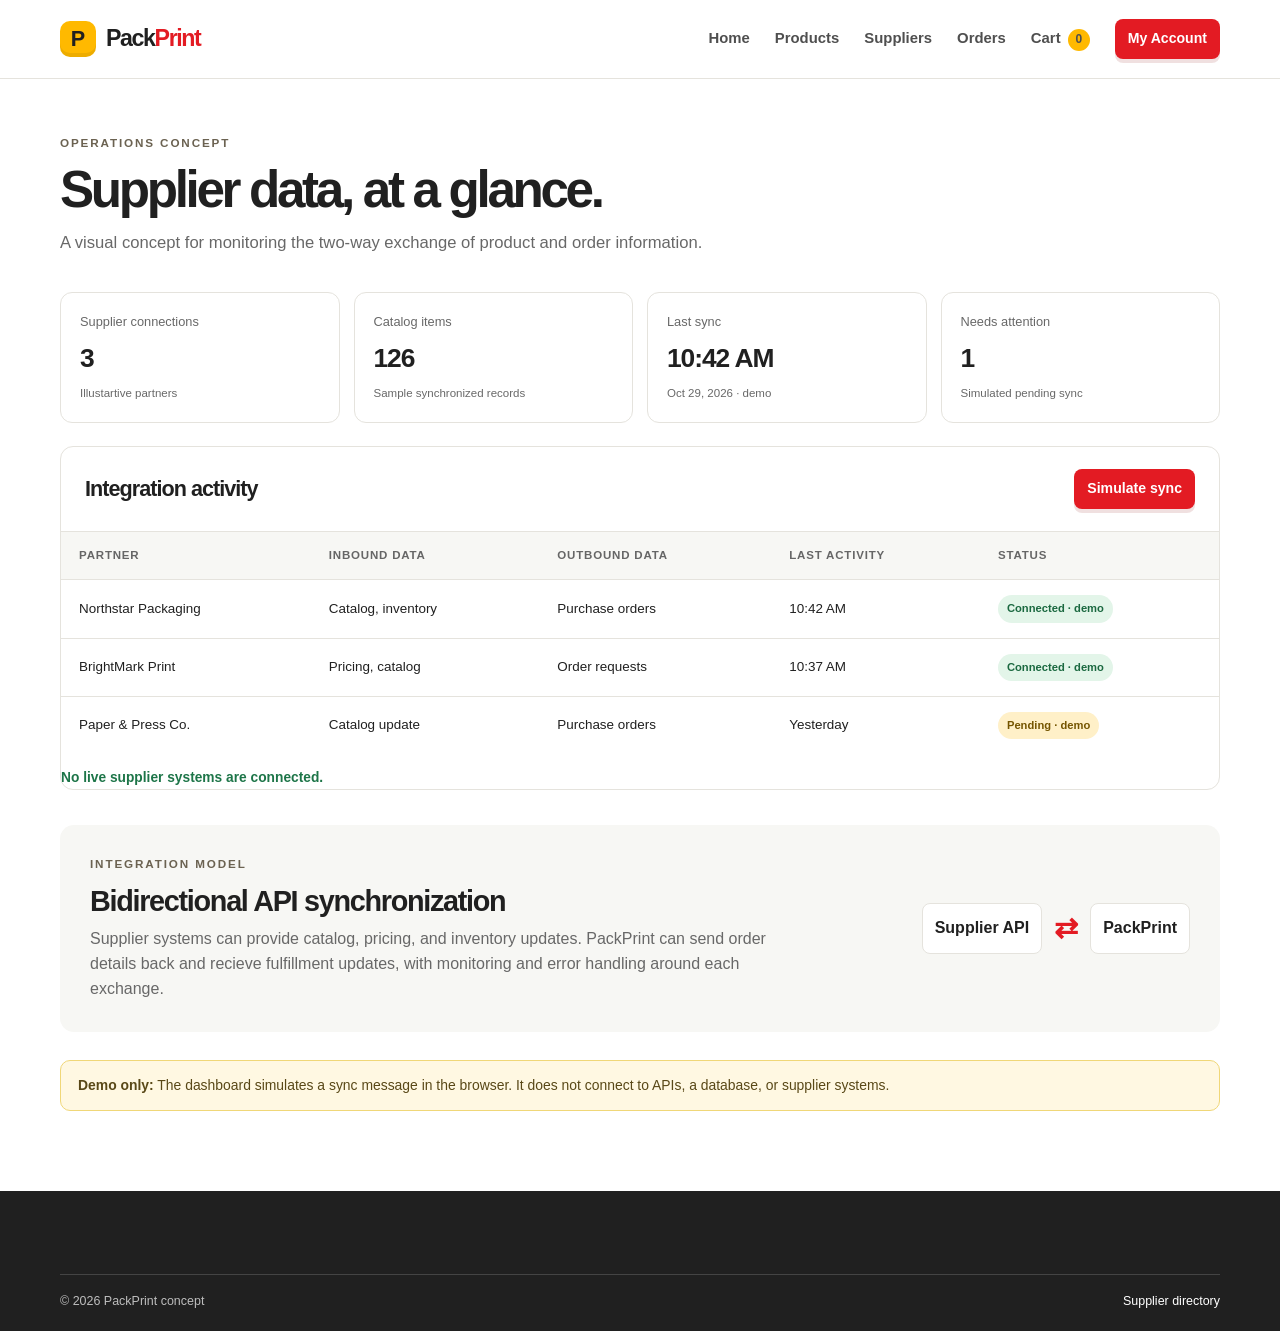
<file: sync.html>
<!DOCTYPE html>
<html xmlns="http://www.w3.org/1999/xhtml" xml:lang="en" lang="en">
<head>
    <meta charset="UTF-8" />
    <meta name="viewport" content="width=device-width, initial-scale=1.0" />
    <title>Supplier Sync Dashboard - PackPrint</title>
    <link rel="stylesheet" href="css/global.css" />
    <link rel="stylesheet" href="css/styles.css" />
    <link rel="stylesheet" href="css/sync.css" />
</head>
<body>
    <header class="site-header">
        <div class="container nav-wrap">
            <a class="brand" href="dashboard.html">
                <span class="brand-mark">P</span>
                <span>Pack<span class="brand-accent">Print</span></span>
            </a>
            <nav id="primary-nav" class="primary-nav">
                <a href="dashboard.html">Home</a>
                <a href="products.html">Products</a>
                <a href="suppliers.html">Suppliers</a>
                <a href="orders.html">Orders</a>
                <a class="nav-cart" href="cart.html">Cart <span id="cart-count" class="count">0</span></a>
                <a class="button button-small" href="account.html">My Account</a>
            </nav>
        </div>
    </header>
    <main id="main" class="container page-main">
        <div class="page-intro">
            <p class="eyebrow">OPERATIONS CONCEPT</p>
            <h1>Supplier data, at a glance.</h1>
            <p>A visual concept for monitoring the two-way exchange of product and order information.</p>
        </div>
        <div class="dashboard-stats">
            <article class="stat-card">
                <span>Supplier connections</span>
                <strong>3</strong>
                <small>Illustartive partners</small>
            </article>
            <article class="stat-card">
                <span>Catalog items</span>
                <strong>126</strong>
                <small>Sample synchronized records</small>
            </article>
            <article class="stat-card">
                <span>Last sync</span>
                <strong>10:42 AM</strong>
                <small>Oct 29, 2026 · demo</small>
            </article>
            <article class="stat-card">
                <span>Needs attention</span>
                <strong>1</strong>
                <small>Simulated pending sync</small>
            </article>
        </div>
        <section class="panel table-panel">
            <div class="table-heading">
                <h2>Integration activity</h2>
                <button id="simulate-sync" class="button button-small" type="button" onclick="simulateSync()">Simulate sync</button>
            </div>
            <div class="table-scroll">
                <table>
                    <thead>
                        <tr>
                            <th>Partner</th>
                            <th>Inbound data</th>
                            <th>Outbound data</th>
                            <th>Last activity</th>
                            <th>Status</th>
                        </tr>
                    </thead>
                    <tbody id="sync-rows">
                        <tr>
                            <td>Northstar Packaging</td>
                            <td>Catalog, inventory</td>
                            <td>Purchase orders</td>
                            <td>10:42 AM</td>
                            <td>
                                <span class="status status-live">Connected · demo</span>
                            </td>
                        </tr>
                        <tr>
                            <td>BrightMark Print</td>
                            <td>Pricing, catalog</td>
                            <td>Order requests</td>
                            <td>10:37 AM</td>
                            <td>
                                <span class="status status-live">Connected · demo</span>
                            </td>
                        </tr>
                        <tr>
                            <td>Paper &amp; Press Co.</td>
                            <td>Catalog update</td>
                            <td>Purchase orders</td>
                            <td>Yesterday</td>
                            <td>
                                <span class="status status-pending">Pending · demo</span>
                            </td>
                        </tr>
                    </tbody>
                </table>
            </div>
            <p id="sync-message" class="form-message">No live supplier systems are connected.</p>
        </section>
        <section class="integration-panel">
            <div>
                <p class="eyebrow">INTEGRATION MODEL</p>
                <h2>Bidirectional API synchronization</h2>
                <p>Supplier systems can provide catalog, pricing, and inventory updates. PackPrint can send order details back and recieve fulfillment updates, with monitoring and error handling around each exchange.</p>
            </div>
            <div class="sync-arrows">
                <span>Supplier API</span>
                <strong>⇄</strong>
                <span>PackPrint</span>
            </div>
        </section>
        <div class="notice">
            <strong>Demo only:</strong> The dashboard simulates a sync message in the browser. It does not connect to APIs, a database, or supplier systems.
        </div>
    </main>
    <footer class="site-footer">
        <div class="container footer-bottom">
            <span>© 2026 PackPrint concept</span>
            <a href="suppliers.html">Supplier directory</a>
        </div>
    </footer>
    <script src="js/global.js"></script>
    <script src="js/sync.js"></script>
</body>
</html>
</file>
<file: css/global.css>
/* Global styles used pre and post login */
:root {
    --white: #fff;
    --ink: #202020;
    --paper: #f7f7f4;
    --shadow:0 12px 35px rgba(32,32,32,0.08);
    --red: #e31b23;
    --line: #e5e3dd;
    --muted: #686868;
    --yellow: #ffb900;
    --soft-yellow: #fff3c7;
    --soft-red: #fff0ef;
    --green: #1d7548;
}

* {
    box-sizing: border-box;
}

html {
    scroll-behavior: smooth;
}

body {
    margin: 0;
    background: var(--white);
    color: var(--ink);
    font-family:Arial,Helvetica, sans-serif;
    line-height: 1.55;
}

a {
    color: inherit;
    text-decoration: none;
}

a:hover {
    text-decoration: underline;
}

button, input, select, textarea {
    font: inherit;
}

button, a , input, select, textarea {
    outline-offset: 3px;
}

button:focus-visible, a:focus-visible, input:focus-visible, select:focus-visible, textarea:focus-visible {
    outline: 3px solid #3267d5;
}

h1, h2, h3, p {
    margin-top: 0;
}

h1 {
    /* floor, pref, max */
    font-size:clamp(2.6rem, 5vw, 4.65rem);
    line-height: 1.02;
    letter-spacing:-.065em;
    margin-bottom: 23px;
    max-width:700px;
}

h2 {
    font-size:clamp(1.7rem, 3vw, 2.4rem);
    line-height: 1.12;
    letter-spacing: -.045em;
    margin-bottom: 0;
}

input, select, textarea {
    width: 100%;
    border: 1px solid #d8d6cf;
    border-radius: 8px;
    padding: 12px 13px;
    background: var(--white);
    color: var(--ink);
}

input:focus, select:focus, textarea:focus {
    border-color: #8a6c00;
}

table {
    border-collapse: collapse;
    width: 100%;
    font-size: .84rem;
    text-align: left;
}

th {
    background: var(--paper);
    font-size: .72rem;
    text-transform: uppercase;
    letter-spacing: .07em;
    color: #666666;
}

th, td {
    padding: 15px 18px;
    border-top: 1px solid var(--line); 
    white-space: nowrap;
}

.container {
    width: min(1160px, calc(100% - 40px));
    margin: 0 auto;
}

.nav-wrap {
    min-height: 78px;
    display: flex;
    align-items: center;
    justify-content: space-between;
    gap: 24px;
}

.site-footer {
    background: #202020; 
    color: var(--white);
    padding: 48px 0 20px
}

.site-footer p {
    color: #bdbdbd;
    font-size: 0.86rem;
}

.brand {
    display:inline-flex;
    align-items: center;
    gap: 10px;
    font-size:1.45rem;
    font-weight: 900;
    letter-spacing:-0.06em;
    white-space:nowrap;
}
</file>
<file: css/auth.css>
/* Styles just for login and create account */
.login-container {
    min-height: 600px;
    display: flex;
    justify-content: center;
    align-items: center;
    padding: 40px 20px;
    background-color: var(--paper);
}

.login-card {
    width: 100%;
    max-width: 450px;
    padding: 34px;
    background-color: white;
    box-shadow: var(--shadow);
    border-radius: 12px;
}

.login-heading {
    text-align: center;
    margin-bottom: 30px
}

.login-heading h1 {
    color: var(--red);
    margin-bottom: 10px
}

.login-card form > label {
    display: block;
    margin-bottom: 8px;
    font-weight: bold;
}

.login-card input[type="email"],
.login-card input[type="password"] {
    width: 100%;
    padding: 12px;
    margin-bottom: 20px;
    border: 1px solid var(--line);
    border-radius: 6px;
    box-sizing: border-box;
}

.create-account a {
    color: var(--red);
    font-weight: bold;
}

.login-button {
    width: 100%;
    padding: 13px;
    background-color: var(--red);
    color: white;
    border: none;
    border-radius: 6px;
    cursor: pointer;
    font-weight: bold;
    font-size: 1rem;
}

.login-button:hover {
    opacity: 0.9;
}

#login-message {
    margin-top: 15px;
    text-align: center;
    font-size: 0.85rem;
    color: var(--muted);
}

.create-account {
    margin-top: 25px;
    text-align: center;
    font-size: 0.9rem;
}

@media (max-width: 500px) {
    .login-card {
        padding: 15px 20px;
    }
}
</file>
<file: css/styles.css>
/* Styles for PackPrint after login */
.site-header {
    position: sticky;
    top: 0;
    z-index: 20;
    background: rgba(255, 255, 255, .96);
    border-bottom: 1px solid var(--line);
    backdrop-filter: blur(10px);
}

.brand-mark {
    width: 36px;
    height: 36px;
    border-radius: 10px;
    background: var(--yellow);
    display: grid;
    place-items: center;
    font-size: 1.35rem;
    color:var(--ink);
    letter-spacing: 0;
    box-shadow:inset 0 -4px rgba(0, 0, 0, .07);
}

.brand-accent {
    color: var(--red);
}

.primary-nav {
    display: flex;
    align-items: center;
    gap: 25px;
    font-size: .93rem;
    font-weight: 700;
}

.primary-nav>a:not(.button) {
    color: #4f4f4f;
}

.primary-nav>a.active {
    color: var(--ink);
    text-decoration: underline;
    text-decoration-color: var(--red);
    text-decoration-thickness: 3px;
    text-underline-offset: 8px;
}

.nav-cart {
    white-space: nowrap;
}

.count {
    display: inline-grid;
    place-items: center;
    min-width:22px;
    height: 22px;
    margin-left:3px;
    border-radius:50%;
    background: var(--yellow);
    font-size:.75rem;
}

.button {
    display: inline-flex;
    align-items: center;
    justify-content: center;
    gap: 10px;
    border: 0;
    border-radius: 8px;
    background: var(--red);
    color: white;
    padding: 13px 18px;
    font-weight: 800;
    cursor: pointer;
    box-shadow:0 4px 0 rgba(135, 0, 0, .12);
    transition:transform .15s,background .15s;
}

.button:hover {
    background: #c91018;
    text-decoration: none;
    transform: translateY(-1px);
}

.button-small {
    padding: 9px 13px;
    font-size: .88rem;
}

.button-dark {
    background: var(--ink);
    box-shadow: none;
}

.button-dark:hover {
    background: #3c3c3c;
}

.button-full {
    width: 100%;
    margin-top: 18px;
}

.hero {
    overflow: hidden;
    background: var(--paper);
    border-bottom: 1px solid var(--line);
}

.hero-grid {
    min-height: 520px;
    display: grid;
    grid-template-columns: 1.08fr .92fr;
    align-items: center;
    gap: 55px; 
    padding-top: 45px;
    padding-bottom: 55px;
}

.hero-lead {
    max-width: 540px;
    color: #5d5b56;
    font-size: 1.12rem;
    margin-bottom: 26px;
}

.hero-actions {
    display: flex;
    align-items: center;
    gap: 25px;
    flex-wrap: wrap;
}

.hero-copy {
    position: relative;
    z-index: 10;
}

.eyebrow {
    font-size: .73rem;
    letter-spacing: .16em;
    font-weight: 900;
    color: #6b6251;
    margin: 0 0 12px;
}

.highlight {
    background: linear-gradient(transparent 58%, var(--yellow) 58%);
    padding: 0 .04em;
}

.text-link {
    font-weight: 800;
    text-decoration: underline;
    text-decoration-color: var(--yellow);
    text-decoration-thickness: 2px;
    text-underline-offset: 4px;
}

.trust-row {
    display: flex;
    flex-wrap: wrap;
    gap: 14px;
    margin-top: 30px;
    color: #5e5b54;
    font-size: .78rem;
    font-weight: 700;
}

.section {
    padding-top: 78px;
    padding-bottom: 82px;
}

.section-heading {
    display: flex;
    align-items: end;
    justify-content: space-between;
    gap: 20px;
    margin-bottom: 30px;
}

.section-soft {
    background: var(--paper);
}

.feature-grid {
    display: grid;
    grid-template-columns: repeat(3, 1fr);
    gap: 18px;
}

.feature-card {
    border: 1px solid var(--line);
    border-radius: 14px;
    padding: 27px; 
    background: white;
}

.feature-icon {
    display: grid;
    place-items: center;
    width: 48px;
    height: 48px;
    border-radius: 12px;
    background: var(--soft-yellow);
    font-size: 1.55rem;
    font-weight: 900;
    margin-bottom: 20px;
}

.feature-card:nth-child(2) .feature-icon {
    background: var(--soft-red);
    color: var(--red);
}

.feature-card h3 {
    font-size: 1.17rem;
    margin-bottom: 9px;
}

.feature-card p {
    color: var(--muted);
    margin-bottom: 0;
    font-size: .95rem;
}

.category-grid {
    display: grid;
    grid-template-columns: repeat(3, 1fr);
    gap: 18px;
    margin-top: 30px;
}

.category-card {
    min-height: 210px;
    padding: 25px;
    border-radius: 14px;
    display: flex;
    flex-direction: column;
    align-items: flex-start;
    justify-content: flex-end;
    transition: transform .2s;
}

.category-card:hover {
    transform: translateY(-3px);
    text-decoration: none;
}

.category-yellow {
    background: var(--yellow);
}

.category-red {
    background: var(--red);
    color: white;
}

.category-cream {
    background: #e9e4d8;
}

.category-symbol {
    font-size: 2.3rem;
    margin-bottom: auto;
    font-weight: 900;
}

.category-card strong {
    font-size: 1.35 rem;
    letter-spacing: -.03em;
}

.category-card span:last-child {
    font-size: .85rem;
    font-weight: 700;
    margin-top: 6px;
}

.cta-band {
    background: var(--yellow);
    padding: 43px 0;
}

.cta-inner {
    display: flex;
    align-items: center;
    justify-content: space-between;
    gap: 25px;
}

.cta-inner h2 {
    max-width: 680px;
}

.cta-inner .eyebrow {
    margin-bottom: 8px;
}

.footer-grid {
    display: grid;
    grid-template-columns: 1.4fr .7fr .8fr 1.3fr;
    gap: 32px;
}

.brand-footer {
    margin-bottom: 13px;
}

.footer-grid>div:not(:first-child) {
    display: flex;
    flex-direction: column;
    align-items: flex-start;
    gap: 9px;
    font-size: .86rem;
}

.footer-grid strong {
    margin-bottom: 5px;
}

.footer-grid a:not(.brand) {
    color: #d8d8d8;
}

.footer-note {
    border-left: 2px solid var(--yellow);
    padding-left: 16px;
}

.footer-bottom {
    display: flex;
    justify-content: space-between;
    gap: 15px;
    border-top: 1px solid #444;
    margin-top: 35px;
    padding-top: 17px; 
    color: #bdbdbd;
    font-size: .78rem;
}

.footer-bottom a {
    color: white;
}

.page-main {
    padding-top: 55px;
    padding-bottom: 80px;
    min-height: 65vh;
}

.page-intro {
    max-width: 780px;
    margin-bottom: 36px;
}

.page-intro h1 {
    font-size: clamp(2.3rem, 4vw, 3.65rem); 
    margin-bottom: 14px;
}

.page-intro p:not(.eyebrow) {
    color: var(--muted);
    font-size: 1.04rem;
    max-width: 720px;
}

.notice {
    margin-top: 28px;
    background: #fff8e2;
    border: 1px solid #f0d778;
    border-radius: 10px;
    padding: 14px 17px;
    font-size: .87rem;
    color: #594817;
}

.integration-panel {
    display: flex;
    align-items: center;
    justify-content: space-between;
    gap: 35px;
    background: var(--paper);
    border-radius: 14px;
    padding: 30px;
    margin-top: 35px;
}

.integration-panel>div:first-child {
    max-width: 720px;
}

.integration-panel h2 {
    font-size: 1.8rem;
    margin-bottom: 10px;
}

.integration-panel p:not(.eyebrow) {
    color: var(--muted);
    margin-bottom: 0;
}

.status {
    display: inline-block;
    border-radius: 20px;
    padding: 5px 9px;
    font-size: .7rem;
    font-weight: 800;
    white-space: nowrap;
}

.status-live {
    background: #e3f5e9;
    color: #1b6940;
}

.status-pending {
    background: #fff0c8;
    color: #755500;
}

.status-complete {
    background: #e7edf9;
    color: #254e9b;
}

.panel {
    border: 1px solid var(--line);
    border-radius: 13px;
    padding: 24px;
    background: white;
}

.panel h2 {
    font-size: 1.35rem;
    margin-bottom: 18px;
}

.table-panel {
    padding: 0;
    overflow: hidden;
}

.table-heading {
    display: flex;
    align-items: center;
    justify-content: space-between;
    gap: 15px;
    padding: 22px 24px;
}

.table-heading h2 {
    margin: 0;
}

.table-scroll {
    overflow-x: auto;
}

.small-note {
    font-size: .78rem;
    color: var(--muted);
    margin: 13px 0 0;
}

.table-panel>.small-note {
    padding: 0 24px 20px;
}

.form-panel label {
    display: flex;
    flex-direction: column;
    gap: 7px;
    font-size: .84rem;
    font-weight: 800;
    margin-bottom: 16px;
}

.form-panel textarea {
    resize: vertical;
}

.form-message {
    font-size: .86rem;
    font-weight: 700;
    color: var(--green);
    margin: 13px 0 0;
}
</file>
<file: css/account.css>
/* CSS for the user account page */
.account-grid {
    display: grid;
    grid-template-columns: 1fr 1fr;
    gap: 22px;
}

.account-welcome {
    background: var(--paper);
}

.account-welcome h2 {
    margin-bottom: 12px;
}

.account-welcome>p:not(.eyebrow) {
    color: var(--muted);
}

.account-stats {
    display: grid;
    grid-template-columns: repeat(3, 1fr);
    gap: 10px;
    border-top: 1px solid var(--line);
    border-bottom: 1px solid var(--line);
    padding: 18px 0;
    margin: 23px 0;
}

.account-stats div {
    display: flex;
    flex-direction: column;
    gap: 3px;
}

.account-stats strong {
    font-size: 1.5rem;
}

.account-stats span {
    font-size: .72rem;
    color: var(--muted);
}

.avatar {
    width: 55px;
    height: 55px;
    border-radius: 50%;
    display: grid;
    place-items: center;
    background: var(--yellow);
    font-size: 1.1rem;
    font-weight: 900;
    margin-bottom: 20px;
}
</file>
<file: css/cart-checkout.css>
/* CSS used on the cart and checkout pages only */
.cart-layout {
    display: grid;
    grid-template-columns: 1.5fr .8fr;
    gap: 22px;
    align-items: start;
}

.cart-row {
    display: grid;
    grid-template-columns: 1fr auto auto;
    gap: 16px;
    align-items: center;
    padding: 17px 0;
    border-bottom: 1px solid var(--line);
}

.cart-row:first-child {
    padding-top: 0;
}

.cart-row h3 {
    font-size: 1rem;
    margin-bottom: 4px;
}

.cart-row p {
    font-size: .8rem;
    color: var(--muted);
    margin: 0;
}

.cart-price {
    font-weight: 800;
    white-space: nowrap;
}

.summary-panel {
    background: var(--paper);
}

.summary-line {
    display: flex;
    justify-content: space-between;
    gap: 15px;
    padding: 13px 0;
    border-bottom: 1px solid var(--line);
    font-size: .9rem;
}

.summary-total {
    font-size: 1.05rem;
    font-weight: 800;
    border-bottom: 0;
    padding-top: 18px;
}

.steps-list {
    padding: 0;
    margin: 0;
    list-style: none;
    display: grid;
    gap: 20px;
}

.steps-list li {
    display: flex;
    gap: 12px;
    align-items: flex-start;
}

.steps-list li>span {
    display: grid;
    place-items: center;
    width: 29px;
    height: 29px; 
    border-radius: 50%;
    background: var(--yellow);
    font-weight: 900;
    flex-shrink: 0;
}

.steps-list p {
    color: var(--muted);
    font-size: .83rem;
    margin: 4px 0 0;
}

.form-grid {
    display: grid;
    grid-template-columns: 1fr 1fr;
    gap: 0 15px;
}

.full-field {
    grid-column: 1/-1;
}

.quantity-control {
    display: flex;
    align-items: center;
    gap: 10px;
    border: 1px solid var(--line);
    border-radius: 8px;
    padding: 4px 8px;
}

.quantity-control button {
    width: 28px;
    height: 28px;
    border: 0;
    border-radius: 6px;
    background: var(--paper);
    font-weight: 800;
    cursor: pointer;
}

.quantity-control buttom:hover {
    background: var(--soft-yellow);
}

.remove-item {
    border: 0;
    background: none;
    padding: 0;
    margin: 6px;
    color: var(--red);
    font-size: .8rem;
    font-weight: 700;
    cursor: pointer;
}

.remove-item:hover {
    text-decoration: underline;
}
</file>
<file: css/art.css>
/* css that is used for drawings. basically just the art at the start of dashboard  */
.hero-art {
    height: 390px;
    position: relative;
    max-width: 490px; 
    width: 100%;
    justify-self: center;
}

.art-sun {
    position: absolute;
    right: 9%;
    top: 10px;
    width: 270px;
    height: 270px;
    background: var(--yellow);
    border-radius: 50%;
}

.art-card {
    position: absolute;
    top: 34px;
    left: 3%;
    width: 170px;
    height: 122px;
    background: white;
    box-shadow: var(--shadow);
    padding: 17px; 
    transform: rotate(-8deg);
    z-index: 2;
}

.art-label {
    font-size: .55rem;
    letter-spacing: .14rem;
    font-weight: 900;
    color: var(--red);
}

.art-card strong {
    display: block;
    font-size: 1.4rem;
    line-height: 1.05;
    margin-top: 12px;
}

.art-box {
    position: absolute;
    right: 12%;
    bottom: 25px;
    width: 230px;
    height: 220px;
    z-index: 3;
    filter: drop-shadow(0 18px 14px rgba(60,30,0, 0.18));
}

.box-front,
.box-top,
.box-side {
    position: absolute;
    inset: 0;
}

.box-top {
    background: #efc17e;
    clip-path: polygon(10px 70px, 90px 40px, 200px 70px, 120px 100px);
}

.box-front {
    background: #d8a35e;
    clip-path: polygon(10px 70px, 120px 100px, 120px 210px, 10px 180px)
}

.box-side {
    background: #bd8546;
    clip-path: polygon(120px 100px, 200px 70px, 200px 180px, 120px 210px);
}

.box-top::after {
    content: "";
    position: absolute;
    inset: 0;
    background: rgba(255, 255, 255, 0.35);
    clip-path: polygon(50px 55px, 70px 47px, 180px 77px, 160px 85px);
}

.box-label {
    position: absolute;
    left: 22px;
    top: 105px;
    width: 90px;
    transform: skewY(15deg);
    transform-origin: left top;
    color: #6d371c;
    font-weight: 900;
    font-size: 1.15rem;
    line-height: 1.1;
    text-align:center;
}

.art-paper {
    position: absolute;
    bottom: 18px;
    left: 6%;
    width: 120px;
    height: 155px;
    background: linear-gradient(#e6e6e6, #e6e6e6) 14px 26px / 60% 6px no-repeat,
                linear-gradient(#e6e6e6, #e6e6e6) 14px 44px / 80% 6px no-repeat,
                linear-gradient(#e6e6e6, #e6e6e6) 14px 62px / 45% 6px no-repeat,
                white;
    box-shadow: var(--shadow);
    transform: rotate(10deg);
    z-index: 1;
    border-top: 12px solid var(--red);
}

.art-sticker {
    position: absolute;
    right: 4%;
    top: 125px;
    z-index: 4;
    background: var(--red);
    color: white;
    border-radius: 50%;
    width: 90px;
    height: 90px;
    display: grid;
    place-items: center;
    text-align: center;
    font-size: .8rem;
    font-weight: 900;
    line-height: 1.1;
    transform: rotate(9deg);
    border: 5px solid white;
}
</file>
<file: css/products.css>
/* CSS used for our products */
.product-grid {
    display: grid;
    grid-template-columns: repeat(3, 1fr);
    gap: 20px;
}

.product-card {
    border: 1px solid var(--line);
    border-radius: 13px;
    overflow: hidden;
    background: white;
    display: flex;
    flex-direction: column;
    min-width: 0;
}

.product-card h2 {
    font-size: 1.25rem;
    letter-spacing: -.03rem;
    margin: 12px 18px 7px;
}

.product-card>p {
    margin: 0 18px 20px;
    color: var(--muted);
    font-size: .9rem;
}

.product-art {
    aspect-ratio: 4/3;
    display: grid;
    place-items: center;
    position: relative;
    overflow: hidden;
    font-weight:100;
    font-size: 1.6rem;
    line-height: 1.02;
    letter-spacing: -.04em;
    background: var(--paper);
}

.product-art span {
    display: inline-block;
    padding: 17px 20px;
    border: 2px solid currentColor;
    transform: rotate(-5deg);
    z-index: 1;
}

.product-art img {
    width: 100%;
    height: 100%;
    object-fit: contain;
    display: block;
    transition: transform .3s;
}

.product-card:hover .product-art img {
    transform: scale(1.04);
}

.pill {
    background: var(--paper);
    border-radius: 20px;
    padding: 5px 8px;
    font-weight: 800;
}

.product-meta {
    display: flex;
    align-items: center;
    justify-content: space-between;
    gap: 8px;
    padding: 18px 18px 0;
    font-size: .72rem;
}

.supplier-label {
    color: var(--muted);
    text-align: right;
}

.product-bottom {
    display: flex;
    align-items: center;
    justify-content: space-between;
    gap: 10px;
    margin-top: auto;
    padding: 16px 17px;
    border-top: 1px solid var(--line);
}

.product-bottom strong {
    font-size: 1.15rem;
    white-space: nowrap;
}

.product-bottom small {
    font-size: .7rem;
    color: var(--muted);
    font-weight: 400;
}

.catalog-toolbar {
    display: flex;
    gap: 14px;
    align-items: center;
    justify-content: space-between;
    margin-bottom: 12px;
}

.search-box {
    flex: 1;
    max-width: 630px;
}

.visually-hidden {
    position: absolute;
    width: 1px;
    height: 1px;
    padding: 0;
    margin: -1px;
    overflow: hidden;
    clip: rect(0, 0, 0, 0);
    white-space: nowrap;
    border: 0;
}

.filter-label {
    display: flex;
    align-items: center;
    gap: 10px;
    font-size: .86em;
    font-weight: 700;
    white-space: nowrap;
}

.filter-label select {
    min-width: 175px;
}

.results-message {
    color: var(--muted);
    font-size: .84rem;
    margin: 14px 0 20px;
}
</file>
<file: css/supplier.css>
/* CSS used for the supplier parts on the supplier page */
.supplier-list {
    display: grid;
    gap: 14px;
}

.supplier-card {
    display: grid;
    grid-template-columns: 72px 1fr auto;
    align-items: center;
    gap: 20px;
    padding: 22px;
    border: 1px solid var(--line);
    border-radius: 13px;
}

.supplier-monogram {
    width: 64px;
    height: 64px;
    display: grid;
    place-items: center;
    border-radius: 14px;
    font-size: 1.8rem;
    font-weight: 900;
}

.monogram-yellow {
    background: var(--yellow);
}

.monogram-red {
    background: var(--red);
    color: white;
}

.monogram-dark {
    background: var(--ink);
    color: white;
}

.supplier-title-row {
    display: flex;
    align-items: center;
    gap: 13px;
    flex-wrap: wrap;
}

.supplier-title-row h2 {
    font-size: 1.28rem;
}

.supplier-info p {
    color: var(--muted);
    font-size: .9rem;
    margin: 7px 0 11px;
}

.tag-row {
    display: flex;
    gap: 7px;
    flex-wrap: wrap;
}

.tag-row span {
    font-size: .72rem;
    border: 1px solid var(--line);
    border-radius: 20px;
    padding: 4px 8px;
    color: #5c5a54;
}
</file>
<file: css/sync.css>
/* CSS for the sync page */
.dashboard-stats {
    display: grid;
    grid-template-columns: repeat(4, 1fr);
    gap: 14px;
    margin-bottom: 23px;
}

.stat-card {
    border: 1px solid var(--line);
    border-radius: 12px;
    padding: 19px;
    background-color: white;
    display: flex;
    flex-direction: column;
    gap: 6px;
}

.stat-card span {
    font-size: .8rem;
    color: var(--muted);
}

.stat-card strong {
    font-size: 1.65rem;
    letter-spacing: -.04em;
}

.stat-card small {
    font-size: .72rem;
    color: var(--muted);
}

.sync-arrows {
    display: flex;
    align-items: center;
    gap: 12px;
    white-space: nowrap;
    font-weight: 800;
}

.sync-arrows span {
    background: white;
    border: 1px solid var(--line);
    border-radius: 8px;
    padding: 12px;
}

.sync-arrows strong {
    font-size: 1.8rem;
    color: var(--red);
}
</file>
